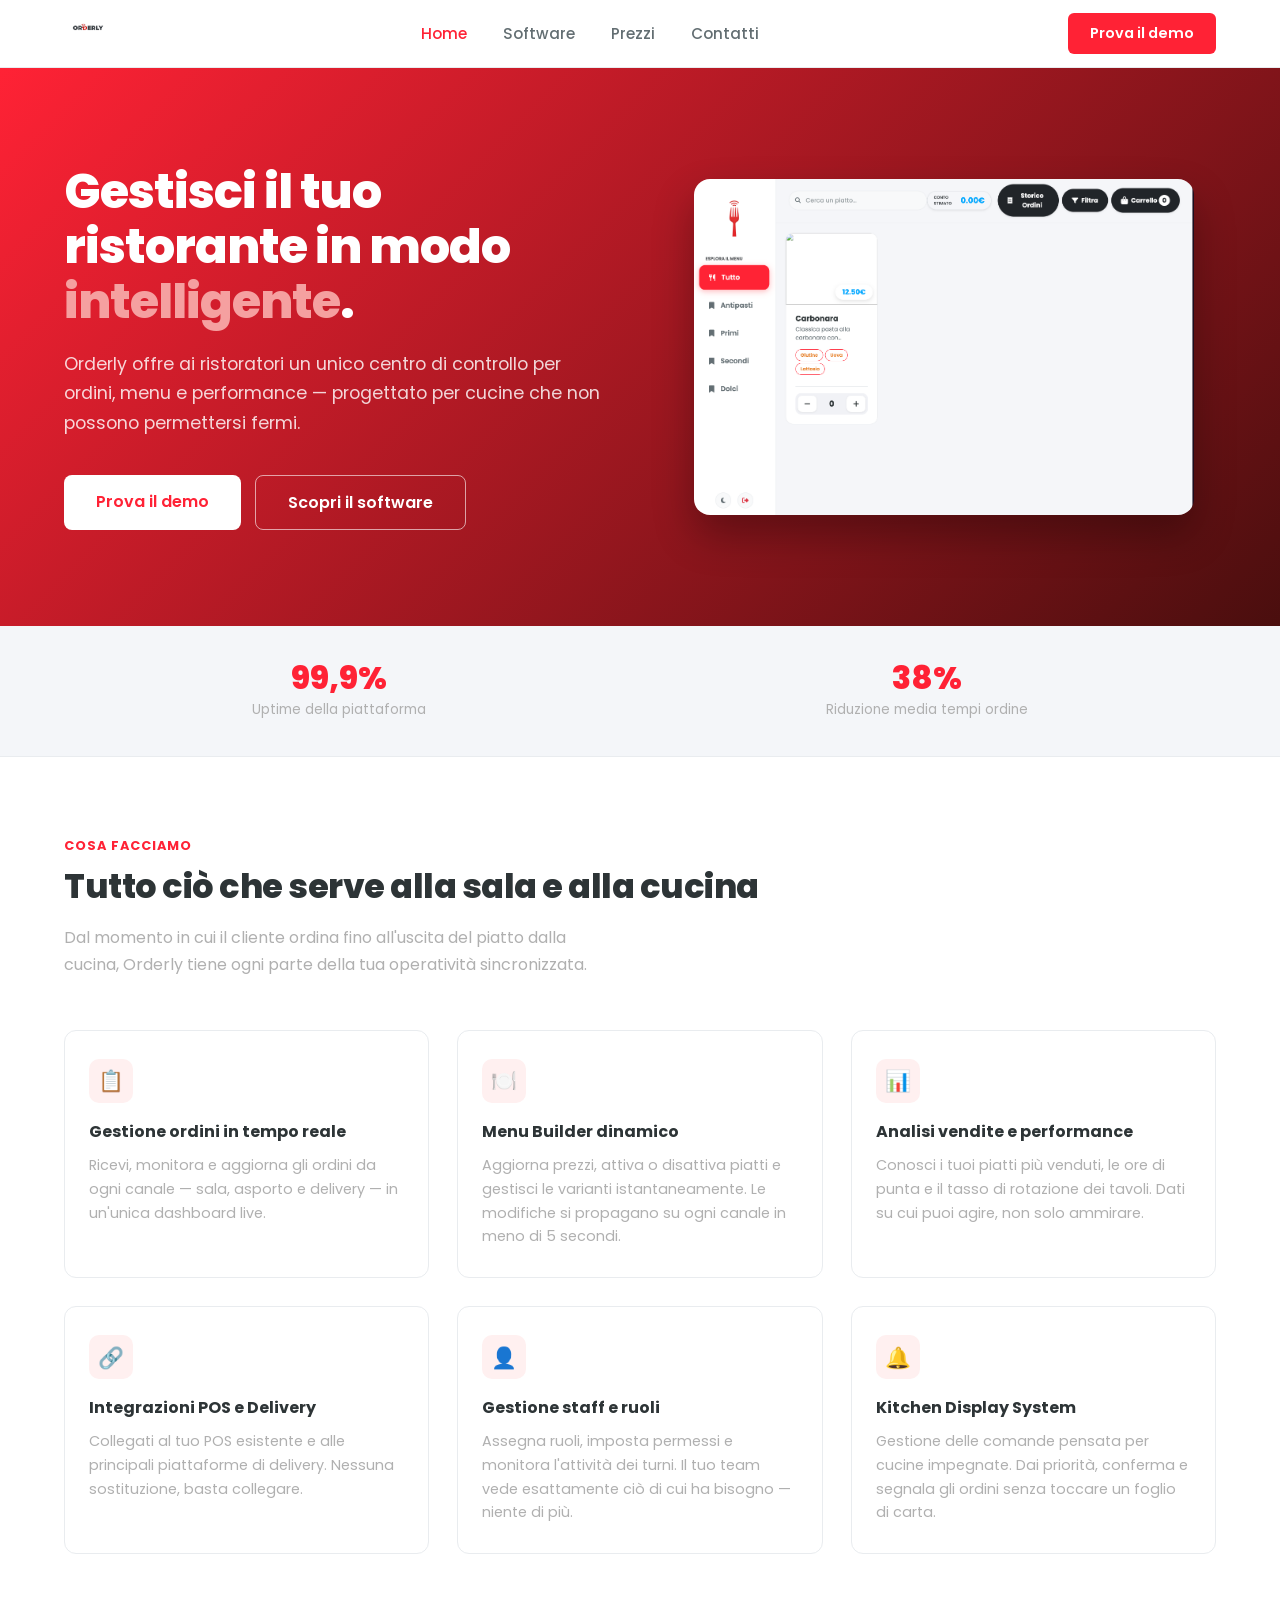
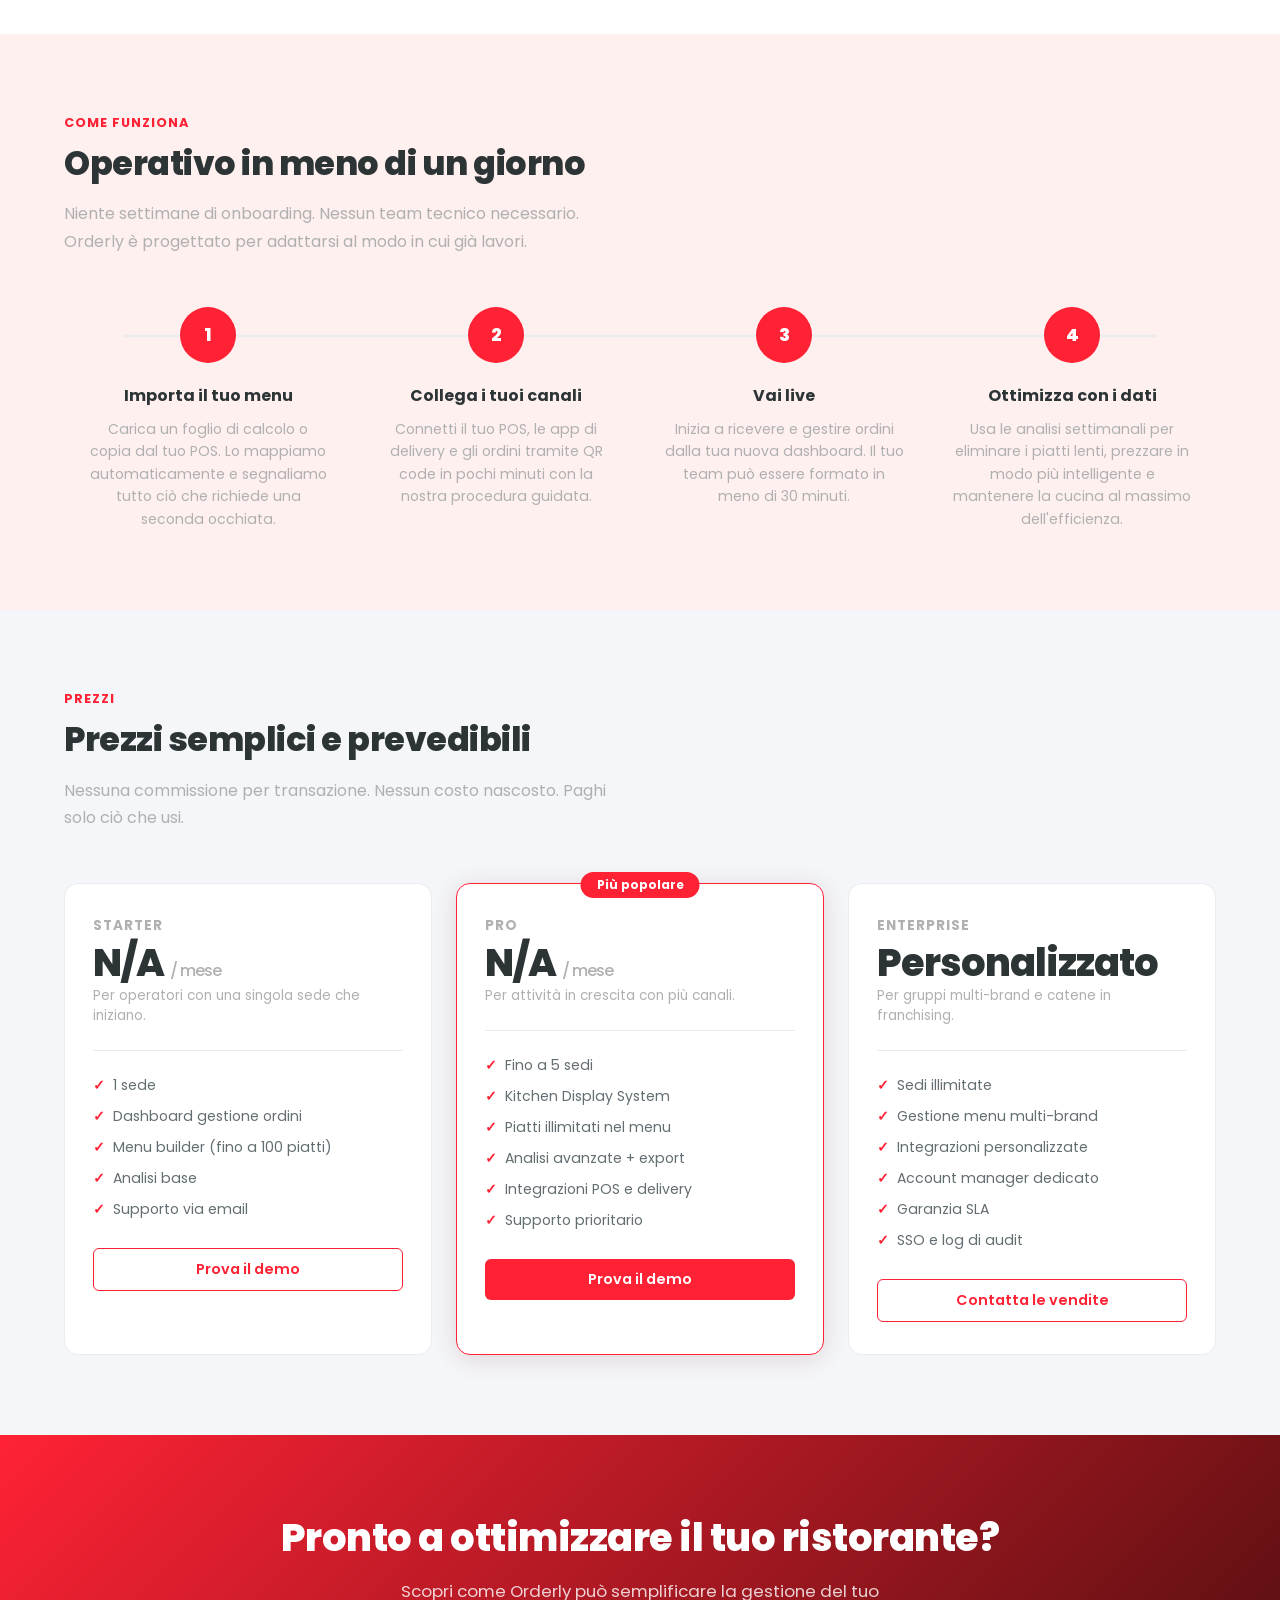
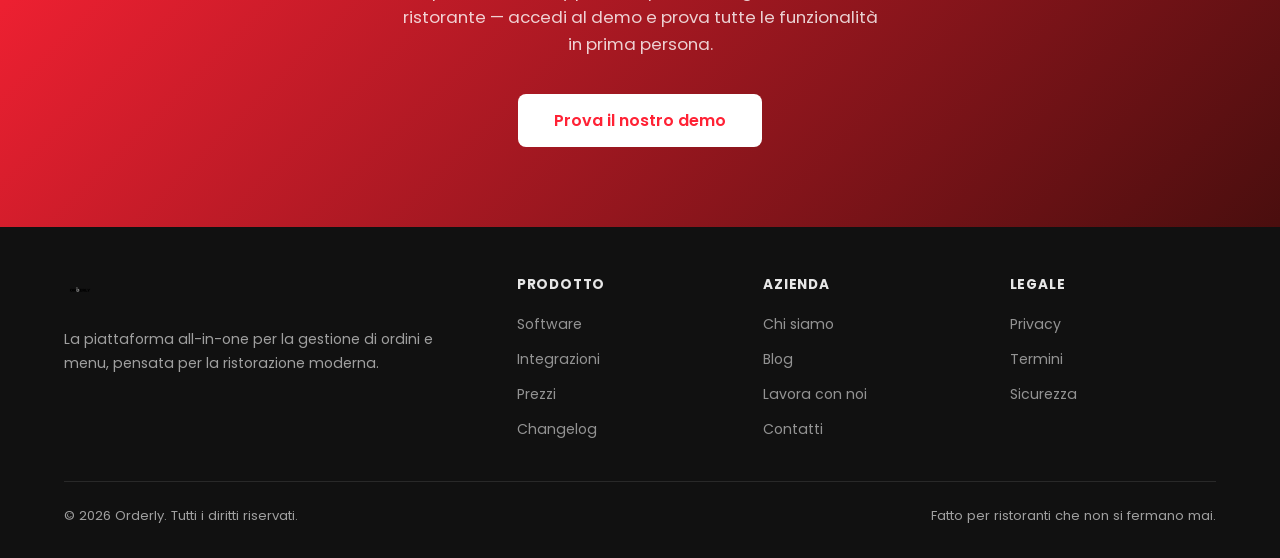
<file: landing/index.html>
<!DOCTYPE html>
<html lang="it">

<head>
  <meta charset="UTF-8" />
  <meta name="viewport" content="width=device-width, initial-scale=1.0" />
  <title>Orderly — Gestione Ordini e Menu per Ristoranti</title>
  <link rel="stylesheet" href="css/global.css" />
  <link rel="stylesheet" href="css/index.css" />
</head>

<body>

  <!-- NAV -->
  <nav>
    <a class="nav-logo" href="index.html"><img src="../imgs/logo_original.png" alt="Orderly"
        style="height: 48px; width: auto;"></a>
    <ul class="nav-links">
      <li><a href="index.html" class="active">Home</a></li>
      <li><a href="software.html">Software</a></li>
      <li><a href="pricing.html">Prezzi</a></li>
      <li><a href="contatti.html">Contatti</a></li>
    </ul>
    <div class="nav-cta">
      <a href="../index.php" class="btn btn-primary">Prova il demo</a>
    </div>
  </nav>

  <!-- HERO -->
  <section class="hero">
    <div class="hero-content">
      <h1>Gestisci il tuo ristorante in modo <em>intelligente</em>.</h1>
      <p>Orderly offre ai ristoratori un unico centro di controllo per ordini, menu e performance — progettato per
        cucine che non possono permettersi fermi.</p>
      <div class="hero-actions">
        <a href="../index.php" class="btn btn-primary btn-lg">Prova il demo</a>
        <a href="software.html" class="btn btn-outline btn-lg">Scopri il software</a>
      </div>
    </div>
    <div class="hero-visual">
      <img src="../imgs/webapp/TAVOLO%20LIGHT%20MODE.png" alt="Orderly Webapp"
        style="width:100%; max-width:500px; border-radius:16px; box-shadow:0 20px 40px rgba(0,0,0,0.3); display:block;">
    </div>
  </section>

  <!-- STATS BAR -->
  <div class="stats-bar">
    <div class="stat">
      <div class="stat-number">99,9%</div>
      <div class="stat-label">Uptime della piattaforma</div>
    </div>
    <div class="stat">
      <div class="stat-number">38%</div>
      <div class="stat-label">Riduzione media tempi ordine</div>
    </div>
  </div>

  <!-- FEATURES -->
  <section>
    <div class="section-label">Cosa facciamo</div>
    <h2 class="section-title">Tutto ciò che serve alla sala e alla cucina</h2>
    <p class="section-sub">Dal momento in cui il cliente ordina fino all'uscita del piatto dalla cucina, Orderly tiene
      ogni parte della tua operatività sincronizzata.</p>
    <div class="features-grid">
      <div class="feature-card">
        <div class="feature-icon">📋</div>
        <h3>Gestione ordini in tempo reale</h3>
        <p>Ricevi, monitora e aggiorna gli ordini da ogni canale — sala, asporto e delivery — in un'unica dashboard
          live.</p>
      </div>
      <div class="feature-card">
        <div class="feature-icon">🍽️</div>
        <h3>Menu Builder dinamico</h3>
        <p>Aggiorna prezzi, attiva o disattiva piatti e gestisci le varianti istantaneamente. Le modifiche si propagano
          su ogni canale in meno di 5 secondi.</p>
      </div>
      <div class="feature-card">
        <div class="feature-icon">📊</div>
        <h3>Analisi vendite e performance</h3>
        <p>Conosci i tuoi piatti più venduti, le ore di punta e il tasso di rotazione dei tavoli. Dati su cui puoi
          agire, non solo ammirare.</p>
      </div>
      <div class="feature-card">
        <div class="feature-icon">🔗</div>
        <h3>Integrazioni POS e Delivery</h3>
        <p>Collegati al tuo POS esistente e alle principali piattaforme di delivery. Nessuna sostituzione, basta
          collegare.</p>
      </div>
      <div class="feature-card">
        <div class="feature-icon">👤</div>
        <h3>Gestione staff e ruoli</h3>
        <p>Assegna ruoli, imposta permessi e monitora l'attività dei turni. Il tuo team vede esattamente ciò di cui ha
          bisogno — niente di più.</p>
      </div>
      <div class="feature-card">
        <div class="feature-icon">🔔</div>
        <h3>Kitchen Display System</h3>
        <p>Gestione delle comande pensata per cucine impegnate. Dai priorità, conferma e segnala gli ordini senza
          toccare un foglio di carta.</p>
      </div>
    </div>
  </section>

  <!-- HOW IT WORKS -->
  <section class="how-section">
    <div class="section-label">Come funziona</div>
    <h2 class="section-title">Operativo in meno di un giorno</h2>
    <p class="section-sub">Niente settimane di onboarding. Nessun team tecnico necessario. Orderly è progettato per
      adattarsi al modo in cui già lavori.</p>
    <div class="steps">
      <div class="step">
        <div class="step-num">1</div>
        <h3>Importa il tuo menu</h3>
        <p>Carica un foglio di calcolo o copia dal tuo POS. Lo mappiamo automaticamente e segnaliamo tutto ciò che
          richiede una seconda occhiata.</p>
      </div>
      <div class="step">
        <div class="step-num">2</div>
        <h3>Collega i tuoi canali</h3>
        <p>Connetti il tuo POS, le app di delivery e gli ordini tramite QR code in pochi minuti con la nostra procedura
          guidata.</p>
      </div>
      <div class="step">
        <div class="step-num">3</div>
        <h3>Vai live</h3>
        <p>Inizia a ricevere e gestire ordini dalla tua nuova dashboard. Il tuo team può essere formato in meno di 30
          minuti.</p>
      </div>
      <div class="step">
        <div class="step-num">4</div>
        <h3>Ottimizza con i dati</h3>
        <p>Usa le analisi settimanali per eliminare i piatti lenti, prezzare in modo più intelligente e mantenere la
          cucina al massimo dell'efficienza.</p>
      </div>
    </div>
  </section>



  <!-- PRICING -->
  <section style="background: var(--gray-light);">
    <div class="section-label">Prezzi</div>
    <h2 class="section-title">Prezzi semplici e prevedibili</h2>
    <p class="section-sub">Nessuna commissione per transazione. Nessun costo nascosto. Paghi solo ciò che usi.</p>
    <div class="pricing-grid">
      <div class="pricing-card">
        <div class="pricing-name">Starter</div>
        <div class="pricing-price">N/A <span>/ mese</span></div>
        <p class="pricing-desc">Per operatori con una singola sede che iniziano.</p>
        <ul class="pricing-features">
          <li>1 sede</li>
          <li>Dashboard gestione ordini</li>
          <li>Menu builder (fino a 100 piatti)</li>
          <li>Analisi base</li>
          <li>Supporto via email</li>
        </ul>
        <a href="#" class="btn btn-outline" style="width:100%; text-align:center; display:block;">Prova il demo</a>
      </div>
      <div class="pricing-card featured">
        <div class="pricing-badge">Più popolare</div>
        <div class="pricing-name">Pro</div>
        <div class="pricing-price">N/A <span>/ mese</span></div>
        <p class="pricing-desc">Per attività in crescita con più canali.</p>
        <ul class="pricing-features">
          <li>Fino a 5 sedi</li>
          <li>Kitchen Display System</li>
          <li>Piatti illimitati nel menu</li>
          <li>Analisi avanzate + export</li>
          <li>Integrazioni POS e delivery</li>
          <li>Supporto prioritario</li>
        </ul>
        <a href="#" class="btn btn-primary" style="width:100%; text-align:center; display:block;">Prova il demo</a>
      </div>
      <div class="pricing-card">
        <div class="pricing-name">Enterprise</div>
        <div class="pricing-price">Personalizzato</div>
        <p class="pricing-desc">Per gruppi multi-brand e catene in franchising.</p>
        <ul class="pricing-features">
          <li>Sedi illimitate</li>
          <li>Gestione menu multi-brand</li>
          <li>Integrazioni personalizzate</li>
          <li>Account manager dedicato</li>
          <li>Garanzia SLA</li>
          <li>SSO e log di audit</li>
        </ul>
        <a href="#" class="btn btn-outline" style="width:100%; text-align:center; display:block;">Contatta le
          vendite</a>
      </div>
    </div>
  </section>

  <!-- CTA -->
  <section class="cta-section">
    <h2 class="section-title">Pronto a ottimizzare il tuo ristorante?</h2>
    <p>Scopri come Orderly può semplificare la gestione del tuo ristorante — accedi al demo e prova tutte le
      funzionalità in prima persona.</p>
    <a href="../index.php" class="btn btn-primary btn-lg">Prova il nostro demo</a>
  </section>

  <!-- FOOTER -->
  <footer>
    <div class="footer-grid">
      <div class="footer-brand">
        <a class="nav-logo" href="index.html"><img src="../imgs/logo_invert.png" alt="Orderly"
            style="height: 32px; width: auto;"></a>
        <p>La piattaforma all-in-one per la gestione di ordini e menu, pensata per la ristorazione moderna.</p>
      </div>
      <div class="footer-col">
        <h4>Prodotto</h4>
        <ul>
          <li><a href="software.html">Software</a></li>
          <li><a href="#">Integrazioni</a></li>
          <li><a href="pricing.html">Prezzi</a></li>
          <li><a href="#">Changelog</a></li>
        </ul>
      </div>
      <div class="footer-col">
        <h4>Azienda</h4>
        <ul>
          <li><a href="#">Chi siamo</a></li>
          <li><a href="#">Blog</a></li>
          <li><a href="#">Lavora con noi</a></li>
          <li><a href="contatti.html">Contatti</a></li>
        </ul>
      </div>
      <div class="footer-col">
        <h4>Legale</h4>
        <ul>
          <li><a href="#">Privacy</a></li>
          <li><a href="#">Termini</a></li>
          <li><a href="#">Sicurezza</a></li>
        </ul>
      </div>
    </div>
    <div class="footer-bottom">
      <span>© 2026 Orderly. Tutti i diritti riservati.</span>
      <span>Fatto per ristoranti che non si fermano mai.</span>
    </div>
  </footer>

</body>

</html>
</file>
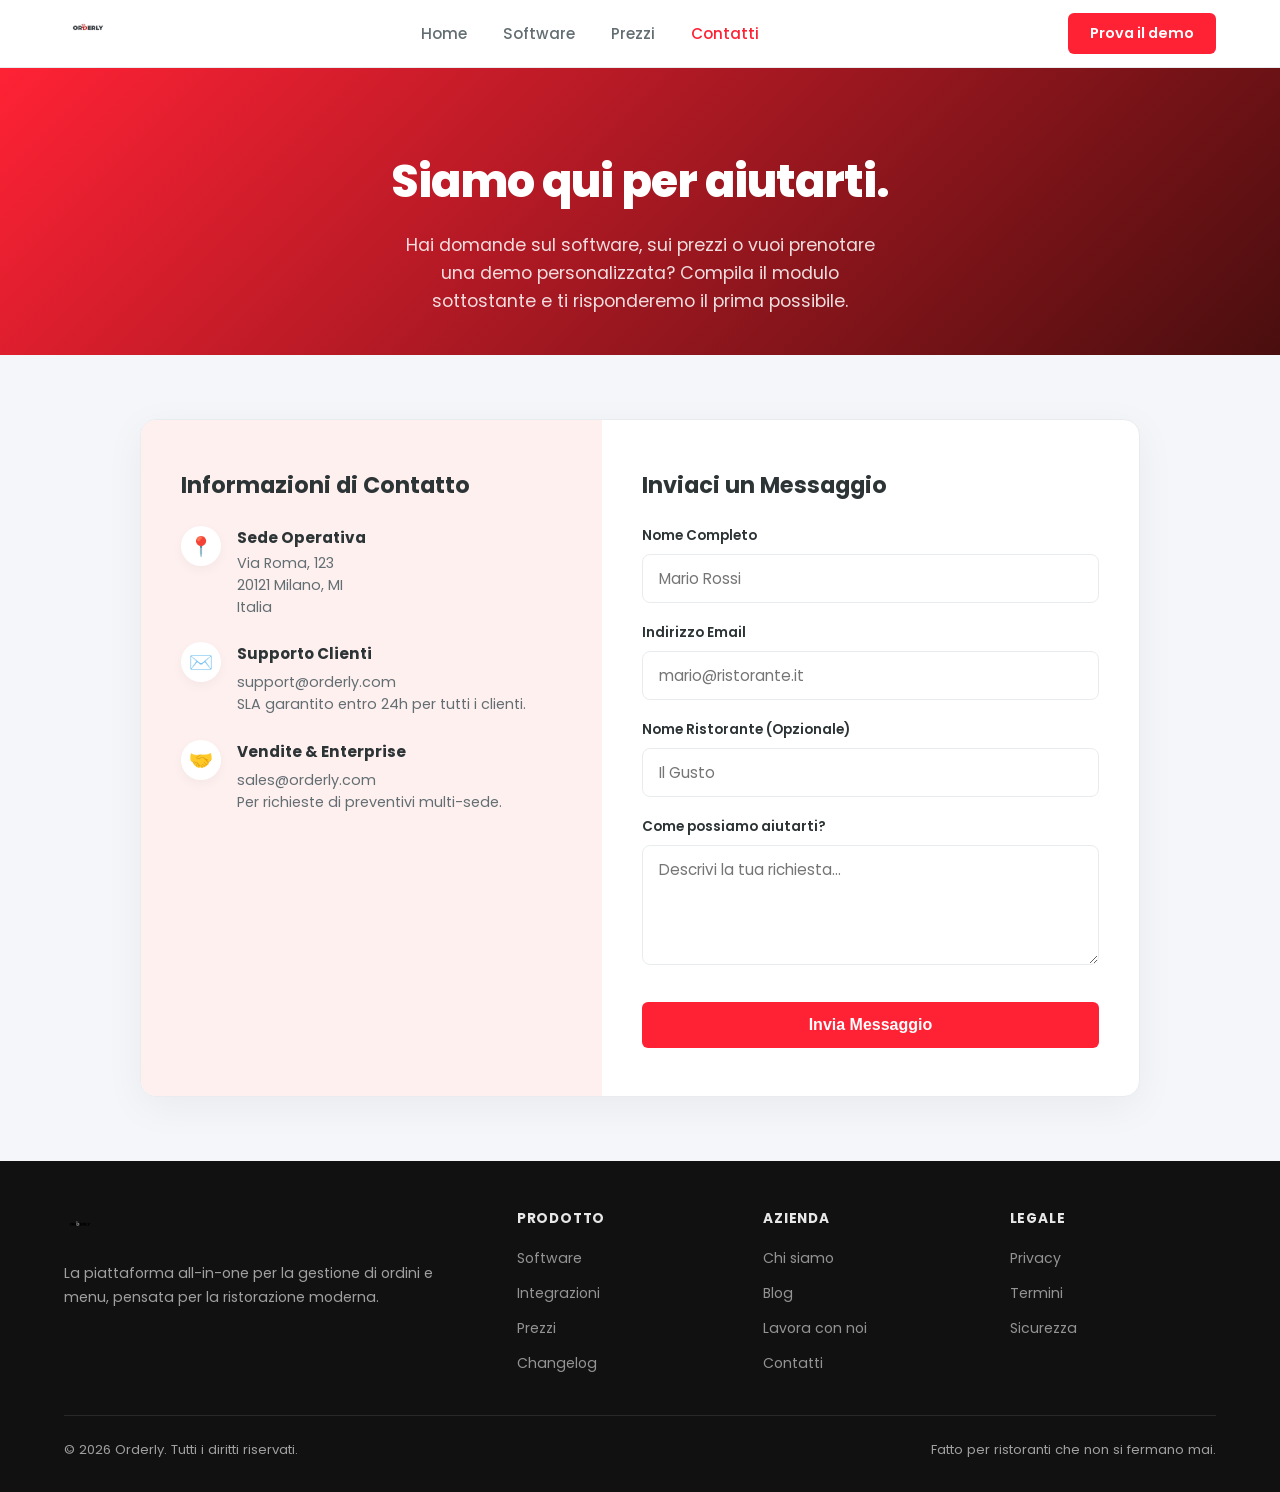
<file: landing/contatti.html>
<!DOCTYPE html>
<html lang="it">

<head>
  <meta charset="UTF-8" />
  <meta name="viewport" content="width=device-width, initial-scale=1.0" />
  <title>Contatti — Orderly</title>
  <link rel="stylesheet" href="css/global.css" />
  <link rel="stylesheet" href="css/contatti.css" />
</head>

<body>

  <!-- NAV -->
  <nav>
    <a class="nav-logo" href="index.html"><img src="../imgs/logo_original.png" alt="Orderly"
        style="height: 48px; width: auto;"></a>
    <ul class="nav-links">
      <li><a href="index.html">Home</a></li>
      <li><a href="software.html">Software</a></li>
      <li><a href="pricing.html">Prezzi</a></li>
      <li><a href="contatti.html" class="active">Contatti</a></li>
    </ul>
    <div class="nav-cta">
      <a href="/Simplified Orderly Stripped Main/index.php" class="btn btn-primary">Prova il demo</a>
    </div>
  </nav>

  <!-- HERO -->
  <div class="contact-hero">
    <h1>Siamo qui per aiutarti.</h1>
    <p>Hai domande sul software, sui prezzi o vuoi prenotare una demo personalizzata? Compila il modulo sottostante e ti
      risponderemo il prima possibile.</p>
  </div>

  <!-- CONTACT SECTION -->
  <section class="contact-section">
    <div class="contact-container">

      <!-- Informazioni -->
      <div class="contact-info">
        <h3>Informazioni di Contatto</h3>

        <div class="info-item">
          <div class="info-icon">📍</div>
          <div class="info-content">
            <h4>Sede Operativa</h4>
            <p>Via Roma, 123<br>20121 Milano, MI<br>Italia</p>
          </div>
        </div>

        <div class="info-item">
          <div class="info-icon">✉️</div>
          <div class="info-content">
            <h4>Supporto Clienti</h4>
            <a href="mailto:support@orderly.com">support@orderly.com</a>
            <p>SLA garantito entro 24h per tutti i clienti.</p>
          </div>
        </div>

        <div class="info-item">
          <div class="info-icon">🤝</div>
          <div class="info-content">
            <h4>Vendite & Enterprise</h4>
            <a href="mailto:sales@orderly.com">sales@orderly.com</a>
            <p>Per richieste di preventivi multi-sede.</p>
          </div>
        </div>

      </div>

      <!-- Modulo -->
      <div class="contact-form">
        <h3>Inviaci un Messaggio</h3>
        <form action="#" method="POST"
          onsubmit="event.preventDefault(); alert('Messaggio inviato con successo! Ti contatteremo a breve.');">

          <div class="form-group">
            <label for="name" class="form-label">Nome Completo</label>
            <input type="text" id="name" class="form-input" placeholder="Mario Rossi" required>
          </div>

          <div class="form-group">
            <label for="email" class="form-label">Indirizzo Email</label>
            <input type="email" id="email" class="form-input" placeholder="mario@ristorante.it" required>
          </div>

          <div class="form-group">
            <label for="restaurant" class="form-label">Nome Ristorante (Opzionale)</label>
            <input type="text" id="restaurant" class="form-input" placeholder="Il Gusto">
          </div>

          <div class="form-group">
            <label for="message" class="form-label">Come possiamo aiutarti?</label>
            <textarea id="message" class="form-textarea" placeholder="Descrivi la tua richiesta..." required></textarea>
          </div>

          <button type="submit" class="btn btn-primary btn-submit">Invia Messaggio</button>
        </form>
      </div>

    </div>
  </section>

  <!-- FOOTER -->
  <footer>
    <div class="footer-grid">
      <div class="footer-brand">
        <a class="nav-logo" href="index.html"><img src="../imgs/logo_invert.png" alt="Orderly"
            style="height: 32px; width: auto;"></a>
        <p>La piattaforma all-in-one per la gestione di ordini e menu, pensata per la ristorazione moderna.</p>
      </div>
      <div class="footer-col">
        <h4>Prodotto</h4>
        <ul>
          <li><a href="software.html">Software</a></li>
          <li><a href="#">Integrazioni</a></li>
          <li><a href="pricing.html">Prezzi</a></li>
          <li><a href="#">Changelog</a></li>
        </ul>
      </div>
      <div class="footer-col">
        <h4>Azienda</h4>
        <ul>
          <li><a href="#">Chi siamo</a></li>
          <li><a href="#">Blog</a></li>
          <li><a href="#">Lavora con noi</a></li>
          <li><a href="contatti.html">Contatti</a></li>
        </ul>
      </div>
      <div class="footer-col">
        <h4>Legale</h4>
        <ul>
          <li><a href="#">Privacy</a></li>
          <li><a href="#">Termini</a></li>
          <li><a href="#">Sicurezza</a></li>
        </ul>
      </div>
    </div>
    <div class="footer-bottom">
      <span>© 2026 Orderly. Tutti i diritti riservati.</span>
      <span>Fatto per ristoranti che non si fermano mai.</span>
    </div>
  </footer>

</body>

</html>
</file>
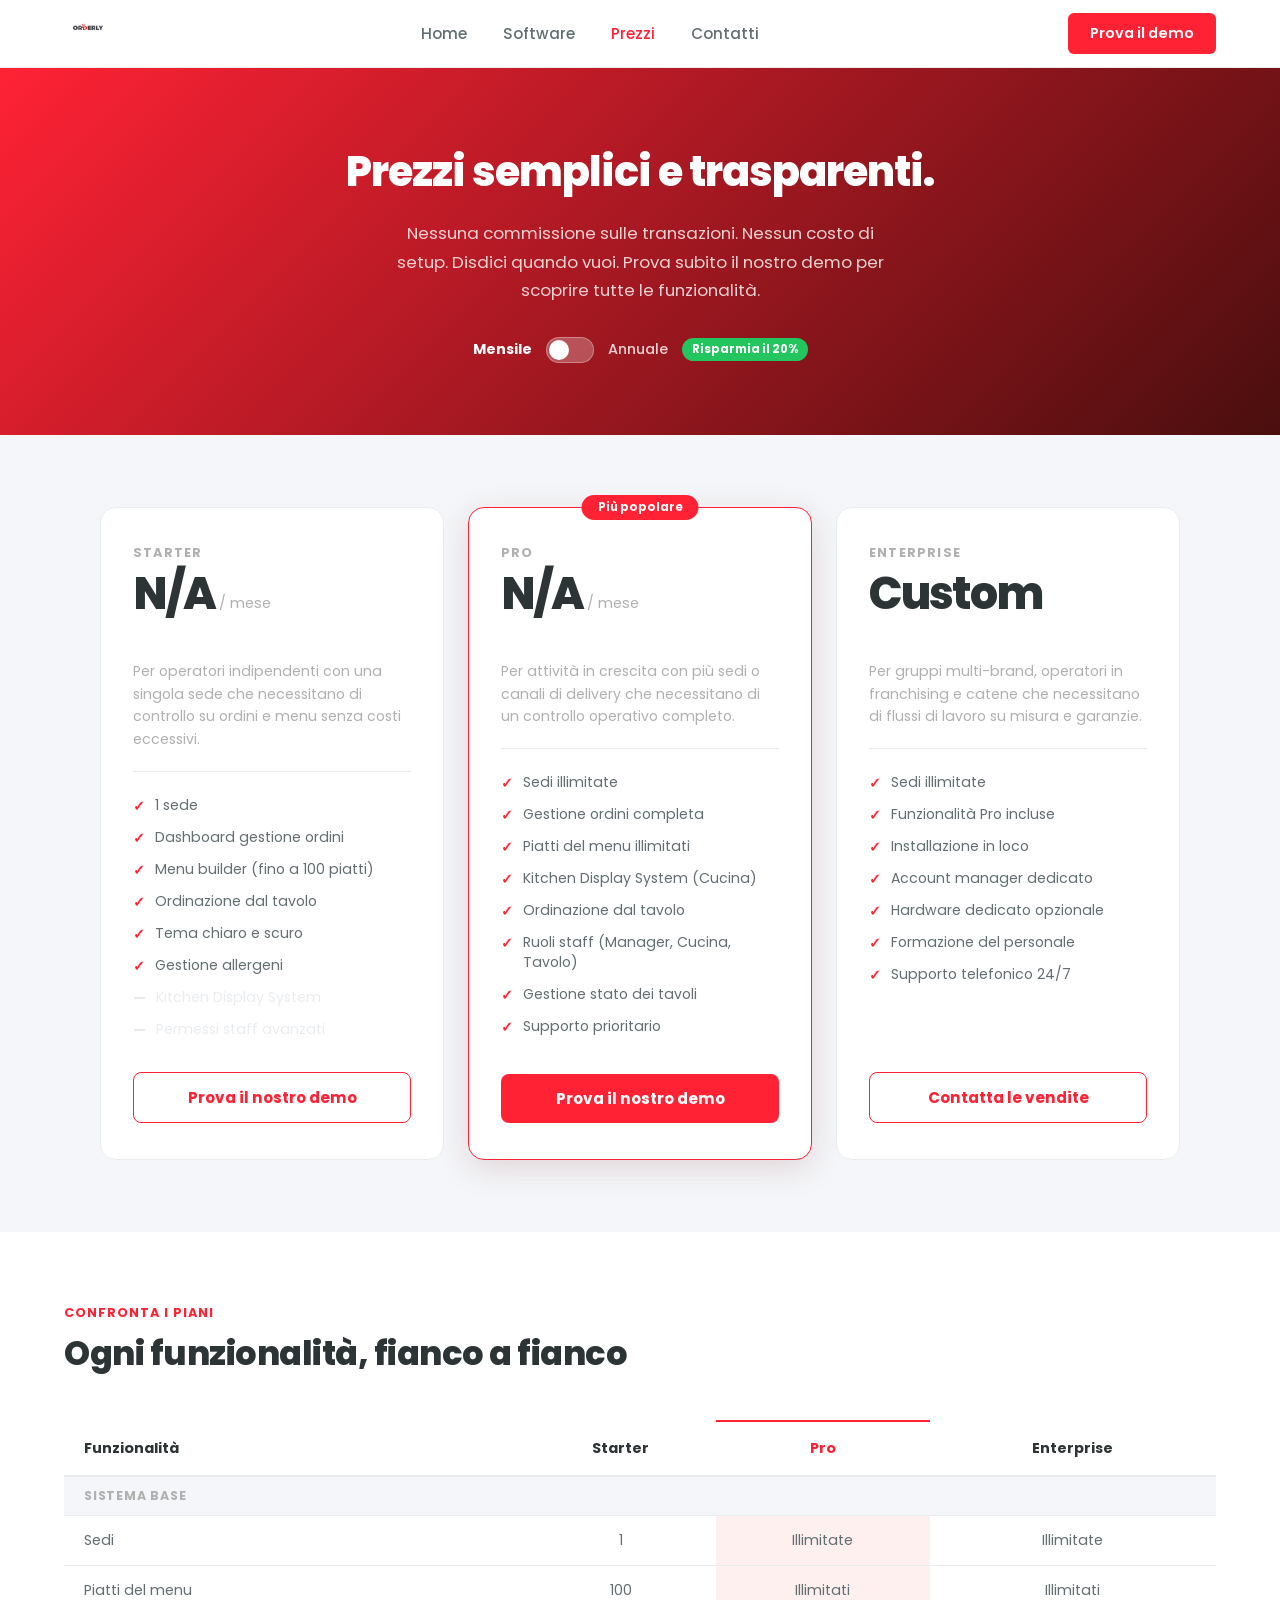
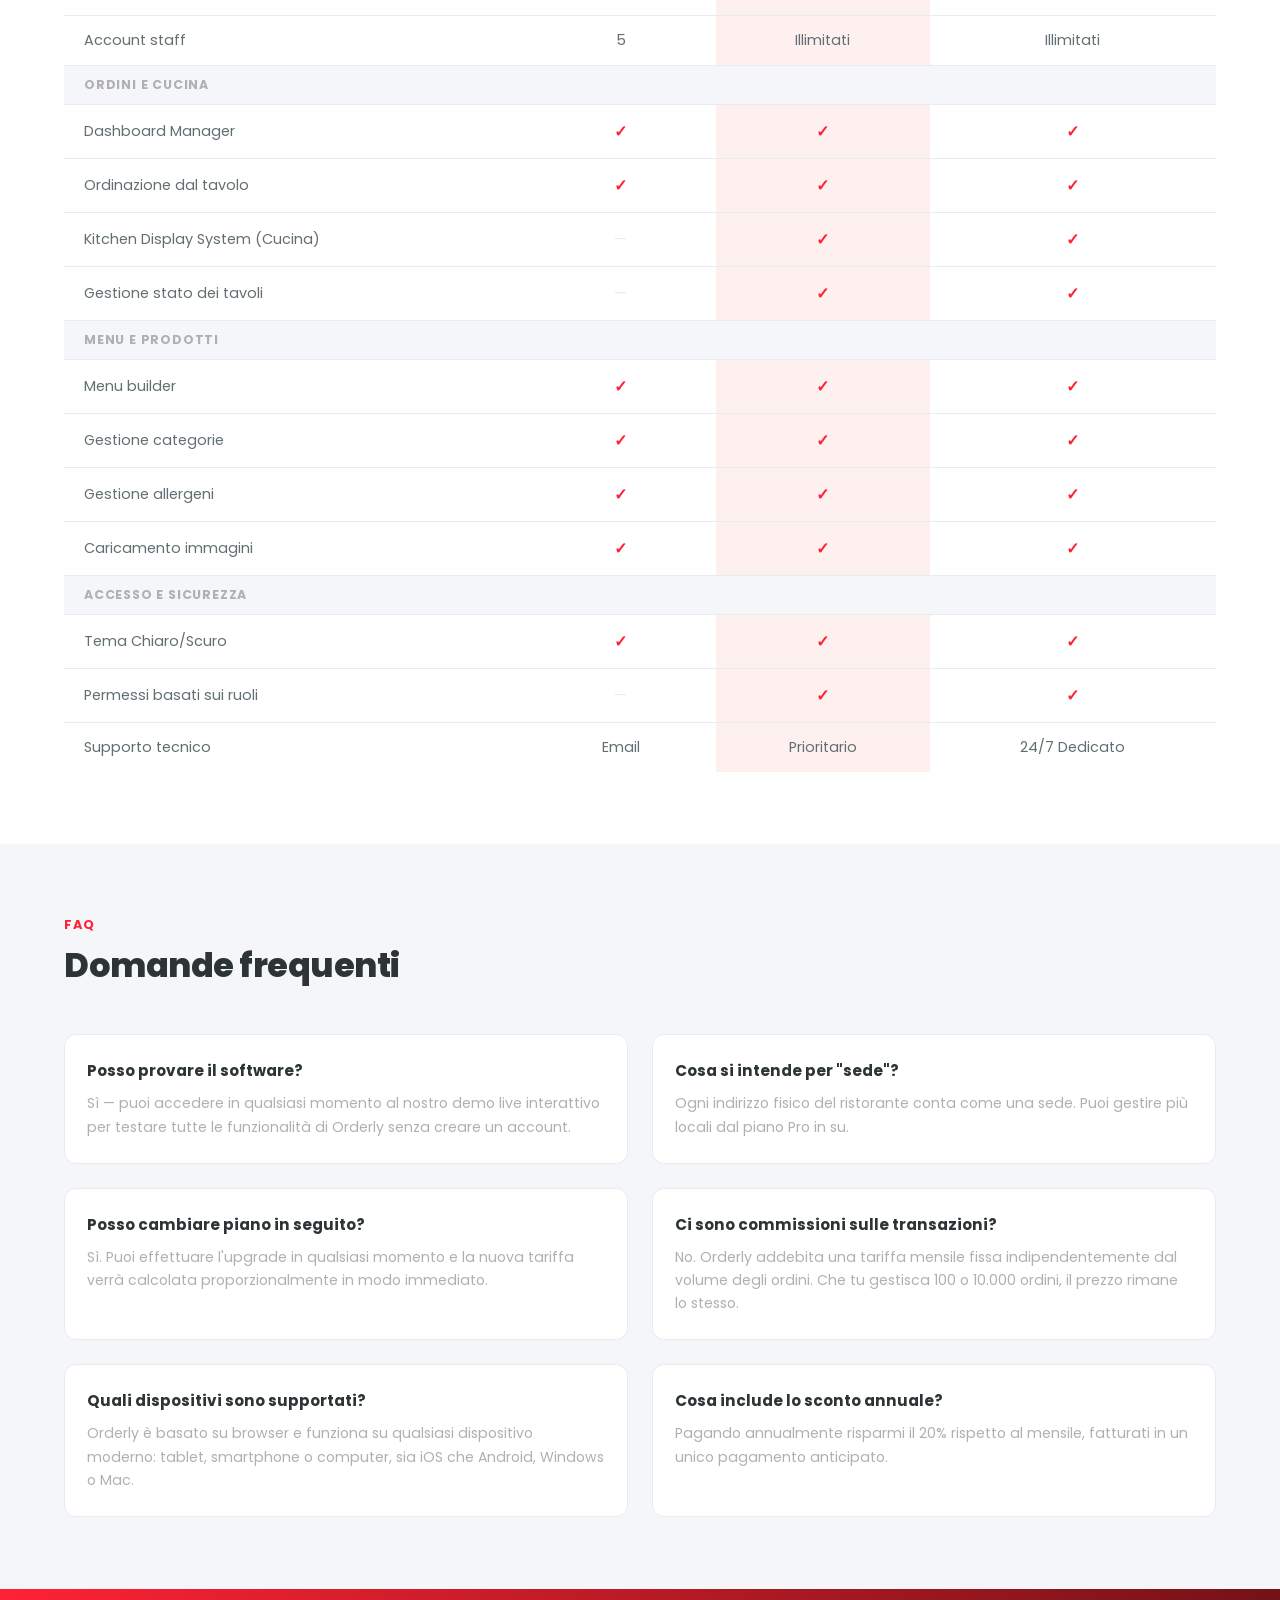
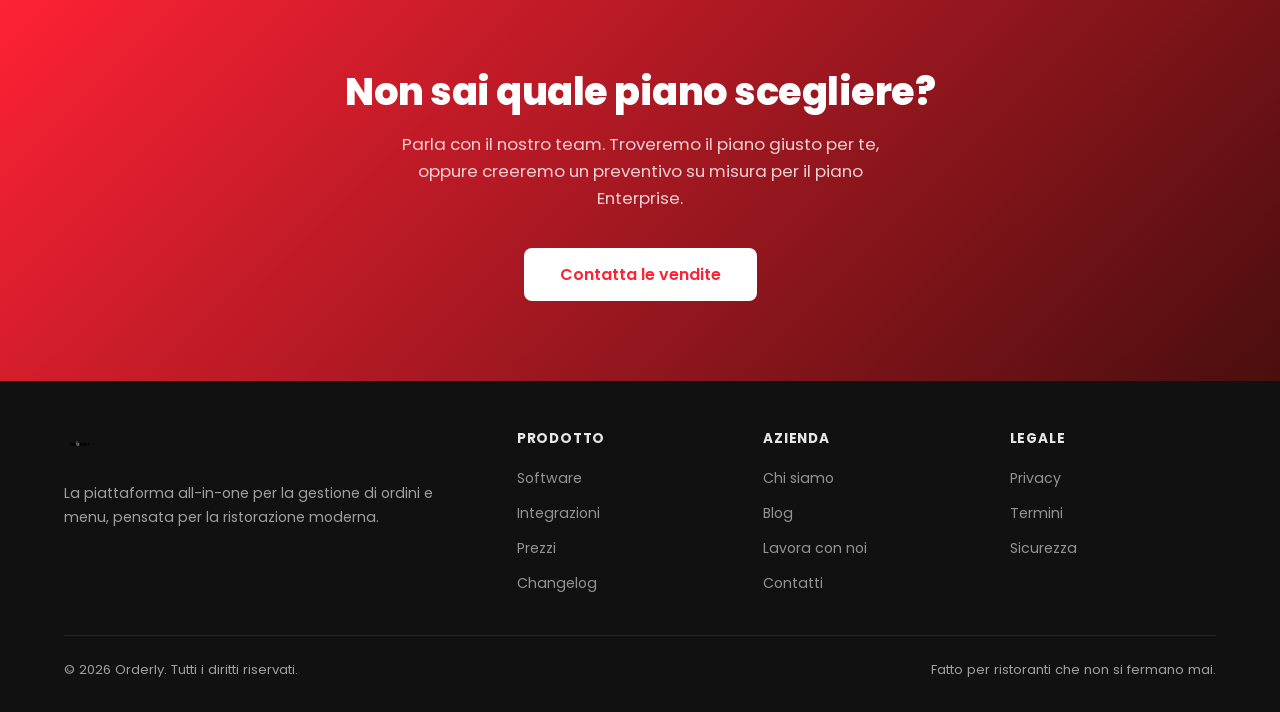
<file: landing/pricing.html>
<!DOCTYPE html>
<html lang="it">

<head>
  <meta charset="UTF-8" />
  <meta name="viewport" content="width=device-width, initial-scale=1.0" />
  <title>Prezzi — Orderly</title>
  <link rel="stylesheet" href="css/global.css" />
  <link rel="stylesheet" href="css/pricing.css" />
</head>

<body>

  <!-- NAV -->
  <nav>
    <a class="nav-logo" href="index.html"><img src="../imgs/logo_original.png" alt="Orderly"
        style="height: 48px; width: auto;"></a>
    <ul class="nav-links">
      <li><a href="index.html">Home</a></li>
      <li><a href="software.html">Software</a></li>
      <li><a href="pricing.html" class="active">Prezzi</a></li>
      <li><a href="contatti.html">Contatti</a></li>
    </ul>
    <div class="nav-cta">
      <a href="../index.php" class="btn btn-primary">Prova il demo</a>
    </div>
  </nav>

  <!-- HERO -->
  <div class="pricing-hero">
    <h1>Prezzi semplici e trasparenti.</h1>
    <p>Nessuna commissione sulle transazioni. Nessun costo di setup. Disdici quando vuoi. Prova subito il nostro demo per scoprire tutte le funzionalità.</p>
    <div class="pricing-toggle">
      <span class="toggle-label active" id="monthly-label">Mensile</span>
      <div class="toggle-switch" id="billing-toggle" onclick="toggleBilling()"></div>
      <span class="toggle-label" id="yearly-label">Annuale</span>
      <span class="save-badge">Risparmia il 20%</span>
    </div>
  </div>

  <!-- PLANS -->
  <div class="pricing-section">
    <div class="pricing-grid-full">

      <!-- Starter -->
      <div class="pricing-card-full">
        <div class="plan-name">Starter</div>
        <div class="plan-price">
          <span class="plan-price-num" id="starter-price">N/A</span>
          <span class="plan-price-period">/ mese</span>
        </div>
        <div class="plan-annual-note" id="starter-note">&nbsp;</div>
        <p class="plan-desc">Per operatori indipendenti con una singola sede che necessitano di controllo su ordini e
          menu senza costi eccessivi.</p>
        <ul class="plan-features">
          <li><span class="check">✓</span> 1 sede</li>
          <li><span class="check">✓</span> Dashboard gestione ordini</li>
          <li><span class="check">✓</span> Menu builder (fino a 100 piatti)</li>
          <li><span class="check">✓</span> Ordinazione dal tavolo</li>
          <li><span class="check">✓</span> Tema chiaro e scuro</li>
          <li><span class="check">✓</span> Gestione allergeni</li>
          <li class="disabled"><span class="cross">—</span> Kitchen Display System</li>
          <li class="disabled"><span class="cross">—</span> Permessi staff avanzati</li>
        </ul>
        <a href="#" class="plan-cta plan-cta-outline">Prova il nostro demo</a>
      </div>

      <!-- Pro -->
      <div class="pricing-card-full featured">
        <div class="plan-badge">Più popolare</div>
        <div class="plan-name">Pro</div>
        <div class="plan-price">
          <span class="plan-price-num" id="pro-price">N/A</span>
          <span class="plan-price-period">/ mese</span>
        </div>
        <div class="plan-annual-note" id="pro-note">&nbsp;</div>
        <p class="plan-desc">Per attività in crescita con più sedi o canali di delivery che necessitano di un controllo
          operativo completo.</p>
        <ul class="plan-features">
          <li><span class="check">✓</span> Sedi illimitate</li>
          <li><span class="check">✓</span> Gestione ordini completa</li>
          <li><span class="check">✓</span> Piatti del menu illimitati</li>
          <li><span class="check">✓</span> Kitchen Display System (Cucina)</li>
          <li><span class="check">✓</span> Ordinazione dal tavolo</li>
          <li><span class="check">✓</span> Ruoli staff (Manager, Cucina, Tavolo)</li>
          <li><span class="check">✓</span> Gestione stato dei tavoli</li>
          <li><span class="check">✓</span> Supporto prioritario</li>
        </ul>
        <a href="#" class="plan-cta plan-cta-primary">Prova il nostro demo</a>
      </div>

      <!-- Enterprise -->
      <div class="pricing-card-full">
        <div class="plan-name">Enterprise</div>
        <div class="plan-price">
          <span class="plan-price-num">Custom</span>
        </div>
        <div class="plan-annual-note">&nbsp;</div>
        <p class="plan-desc">Per gruppi multi-brand, operatori in franchising e catene che necessitano di flussi di
          lavoro su misura e garanzie.</p>
        <ul class="plan-features">
          <li><span class="check">✓</span> Sedi illimitate</li>
          <li><span class="check">✓</span> Funzionalità Pro incluse</li>
          <li><span class="check">✓</span> Installazione in loco</li>
          <li><span class="check">✓</span> Account manager dedicato</li>
          <li><span class="check">✓</span> Hardware dedicato opzionale</li>
          <li><span class="check">✓</span> Formazione del personale</li>
          <li><span class="check">✓</span> Supporto telefonico 24/7</li>
        </ul>
        <a href="#" class="plan-cta plan-cta-outline">Contatta le vendite</a>
      </div>

    </div>
  </div>

  <!-- COMPARE TABLE -->
  <div class="compare-section">
    <div class="section-label">Confronta i piani</div>
    <h2 class="section-title">Ogni funzionalità, fianco a fianco</h2>
    <table class="compare-table">
      <thead>
        <tr>
          <th style="width:40%">Funzionalità</th>
          <th>Starter</th>
          <th class="featured-col">Pro</th>
          <th>Enterprise</th>
        </tr>
      </thead>
      <tbody>
        <tr class="section-row">
          <td colspan="4">Sistema Base</td>
        </tr>
        <tr>
          <td>Sedi</td>
          <td>1</td>
          <td class="featured-col">Illimitate</td>
          <td>Illimitate</td>
        </tr>
        <tr>
          <td>Piatti del menu</td>
          <td>100</td>
          <td class="featured-col">Illimitati</td>
          <td>Illimitati</td>
        </tr>
        <tr>
          <td>Account staff</td>
          <td>5</td>
          <td class="featured-col">Illimitati</td>
          <td>Illimitati</td>
        </tr>

        <tr class="section-row">
          <td colspan="4">Ordini e Cucina</td>
        </tr>
        <tr>
          <td>Dashboard Manager</td>
          <td><span class="tick">✓</span></td>
          <td class="featured-col"><span class="tick">✓</span></td>
          <td><span class="tick">✓</span></td>
        </tr>
        <tr>
          <td>Ordinazione dal tavolo</td>
          <td><span class="tick">✓</span></td>
          <td class="featured-col"><span class="tick">✓</span></td>
          <td><span class="tick">✓</span></td>
        </tr>
        <tr>
          <td>Kitchen Display System (Cucina)</td>
          <td><span class="dash">—</span></td>
          <td class="featured-col"><span class="tick">✓</span></td>
          <td><span class="tick">✓</span></td>
        </tr>
        <tr>
          <td>Gestione stato dei tavoli</td>
          <td><span class="dash">—</span></td>
          <td class="featured-col"><span class="tick">✓</span></td>
          <td><span class="tick">✓</span></td>
        </tr>

        <tr class="section-row">
          <td colspan="4">Menu e Prodotti</td>
        </tr>
        <tr>
          <td>Menu builder</td>
          <td><span class="tick">✓</span></td>
          <td class="featured-col"><span class="tick">✓</span></td>
          <td><span class="tick">✓</span></td>
        </tr>
        <tr>
          <td>Gestione categorie</td>
          <td><span class="tick">✓</span></td>
          <td class="featured-col"><span class="tick">✓</span></td>
          <td><span class="tick">✓</span></td>
        </tr>
        <tr>
          <td>Gestione allergeni</td>
          <td><span class="tick">✓</span></td>
          <td class="featured-col"><span class="tick">✓</span></td>
          <td><span class="tick">✓</span></td>
        </tr>
        <tr>
          <td>Caricamento immagini</td>
          <td><span class="tick">✓</span></td>
          <td class="featured-col"><span class="tick">✓</span></td>
          <td><span class="tick">✓</span></td>
        </tr>

        <tr class="section-row">
          <td colspan="4">Accesso e Sicurezza</td>
        </tr>
        <tr>
          <td>Tema Chiaro/Scuro</td>
          <td><span class="tick">✓</span></td>
          <td class="featured-col"><span class="tick">✓</span></td>
          <td><span class="tick">✓</span></td>
        </tr>
        <tr>
          <td>Permessi basati sui ruoli</td>
          <td><span class="dash">—</span></td>
          <td class="featured-col"><span class="tick">✓</span></td>
          <td><span class="tick">✓</span></td>
        </tr>
        <tr>
          <td>Supporto tecnico</td>
          <td>Email</td>
          <td class="featured-col">Prioritario</td>
          <td>24/7 Dedicato</td>
        </tr>
      </tbody>
    </table>
  </div>

  <!-- FAQ -->
  <div class="faq-section">
    <div class="section-label">FAQ</div>
    <h2 class="section-title">Domande frequenti</h2>
    <div class="faq-grid">
      <div class="faq-item">
        <h4>Posso provare il software?</h4>
        <p>Sì — puoi accedere in qualsiasi momento al nostro demo live interattivo per testare tutte le funzionalità di Orderly senza creare un account.</p>
      </div>
      <div class="faq-item">
        <h4>Cosa si intende per "sede"?</h4>
        <p>Ogni indirizzo fisico del ristorante conta come una sede. Puoi gestire più locali dal piano Pro in su.</p>
      </div>
      <div class="faq-item">
        <h4>Posso cambiare piano in seguito?</h4>
        <p>Sì. Puoi effettuare l'upgrade in qualsiasi momento e la nuova tariffa verrà calcolata proporzionalmente in modo immediato.</p>
      </div>
      <div class="faq-item">
        <h4>Ci sono commissioni sulle transazioni?</h4>
        <p>No. Orderly addebita una tariffa mensile fissa indipendentemente dal volume degli ordini. Che tu gestisca 100 o 10.000 ordini, il prezzo rimane lo stesso.</p>
      </div>
      <div class="faq-item">
        <h4>Quali dispositivi sono supportati?</h4>
        <p>Orderly è basato su browser e funziona su qualsiasi dispositivo moderno: tablet, smartphone o computer, sia iOS che Android, Windows o Mac.</p>
      </div>
      <div class="faq-item">
        <h4>Cosa include lo sconto annuale?</h4>
        <p>Pagando annualmente risparmi il 20% rispetto al mensile, fatturati in un unico pagamento anticipato.</p>
      </div>
    </div>
  </div>

  <!-- CTA -->
  <section class="cta-section">
    <h2 class="section-title">Non sai quale piano scegliere?</h2>
    <p>Parla con il nostro team. Troveremo il piano giusto per te, oppure creeremo un preventivo su misura per il piano
      Enterprise.</p>
    <a href="../index.php" class="btn btn-primary btn-lg">Contatta le vendite</a>
  </section>

  <!-- FOOTER -->
  <footer>
    <div class="footer-grid">
      <div class="footer-brand">
        <a class="nav-logo" href="index.html"><img src="../imgs/logo_invert.png" alt="Orderly"
            style="height: 32px; width: auto;"></a>
        <p>La piattaforma all-in-one per la gestione di ordini e menu, pensata per la ristorazione moderna.</p>
      </div>
      <div class="footer-col">
        <h4>Prodotto</h4>
        <ul>
          <li><a href="software.html">Software</a></li>
          <li><a href="#">Integrazioni</a></li>
          <li><a href="pricing.html">Prezzi</a></li>
          <li><a href="#">Changelog</a></li>
        </ul>
      </div>
      <div class="footer-col">
        <h4>Azienda</h4>
        <ul>
          <li><a href="#">Chi siamo</a></li>
          <li><a href="#">Blog</a></li>
          <li><a href="#">Lavora con noi</a></li>
          <li><a href="contatti.html">Contatti</a></li>
        </ul>
      </div>
      <div class="footer-col">
        <h4>Legale</h4>
        <ul>
          <li><a href="#">Privacy</a></li>
          <li><a href="#">Termini</a></li>
          <li><a href="#">Sicurezza</a></li>
        </ul>
      </div>
    </div>
    <div class="footer-bottom">
      <span>© 2026 Orderly. Tutti i diritti riservati.</span>
      <span>Fatto per ristoranti che non si fermano mai.</span>
    </div>
  </footer>

  <script>
    let isYearly = false;

    const prices = {
      monthly: { starter: 'N/A', pro: 'N/A' },
      yearly: { starter: 'N/A', pro: 'N/A' },
    };

    function toggleBilling() {
      isYearly = !isYearly;
      const toggle = document.getElementById('billing-toggle');
      const mLabel = document.getElementById('monthly-label');
      const yLabel = document.getElementById('yearly-label');

      toggle.classList.toggle('yearly', isYearly);
      mLabel.classList.toggle('active', !isYearly);
      yLabel.classList.toggle('active', isYearly);

      const p = isYearly ? prices.yearly : prices.monthly;
      document.getElementById('starter-price').textContent = p.starter;
      document.getElementById('pro-price').textContent = p.pro;

      document.getElementById('starter-note').innerHTML = isYearly
        ? '<strong>Risparmia con l\'annuale</strong>'
        : '&nbsp;';
      document.getElementById('pro-note').innerHTML = isYearly
        ? '<strong>Risparmia con l\'annuale</strong>'
        : '&nbsp;';
    }
  </script>

</body>

</html>
</file>
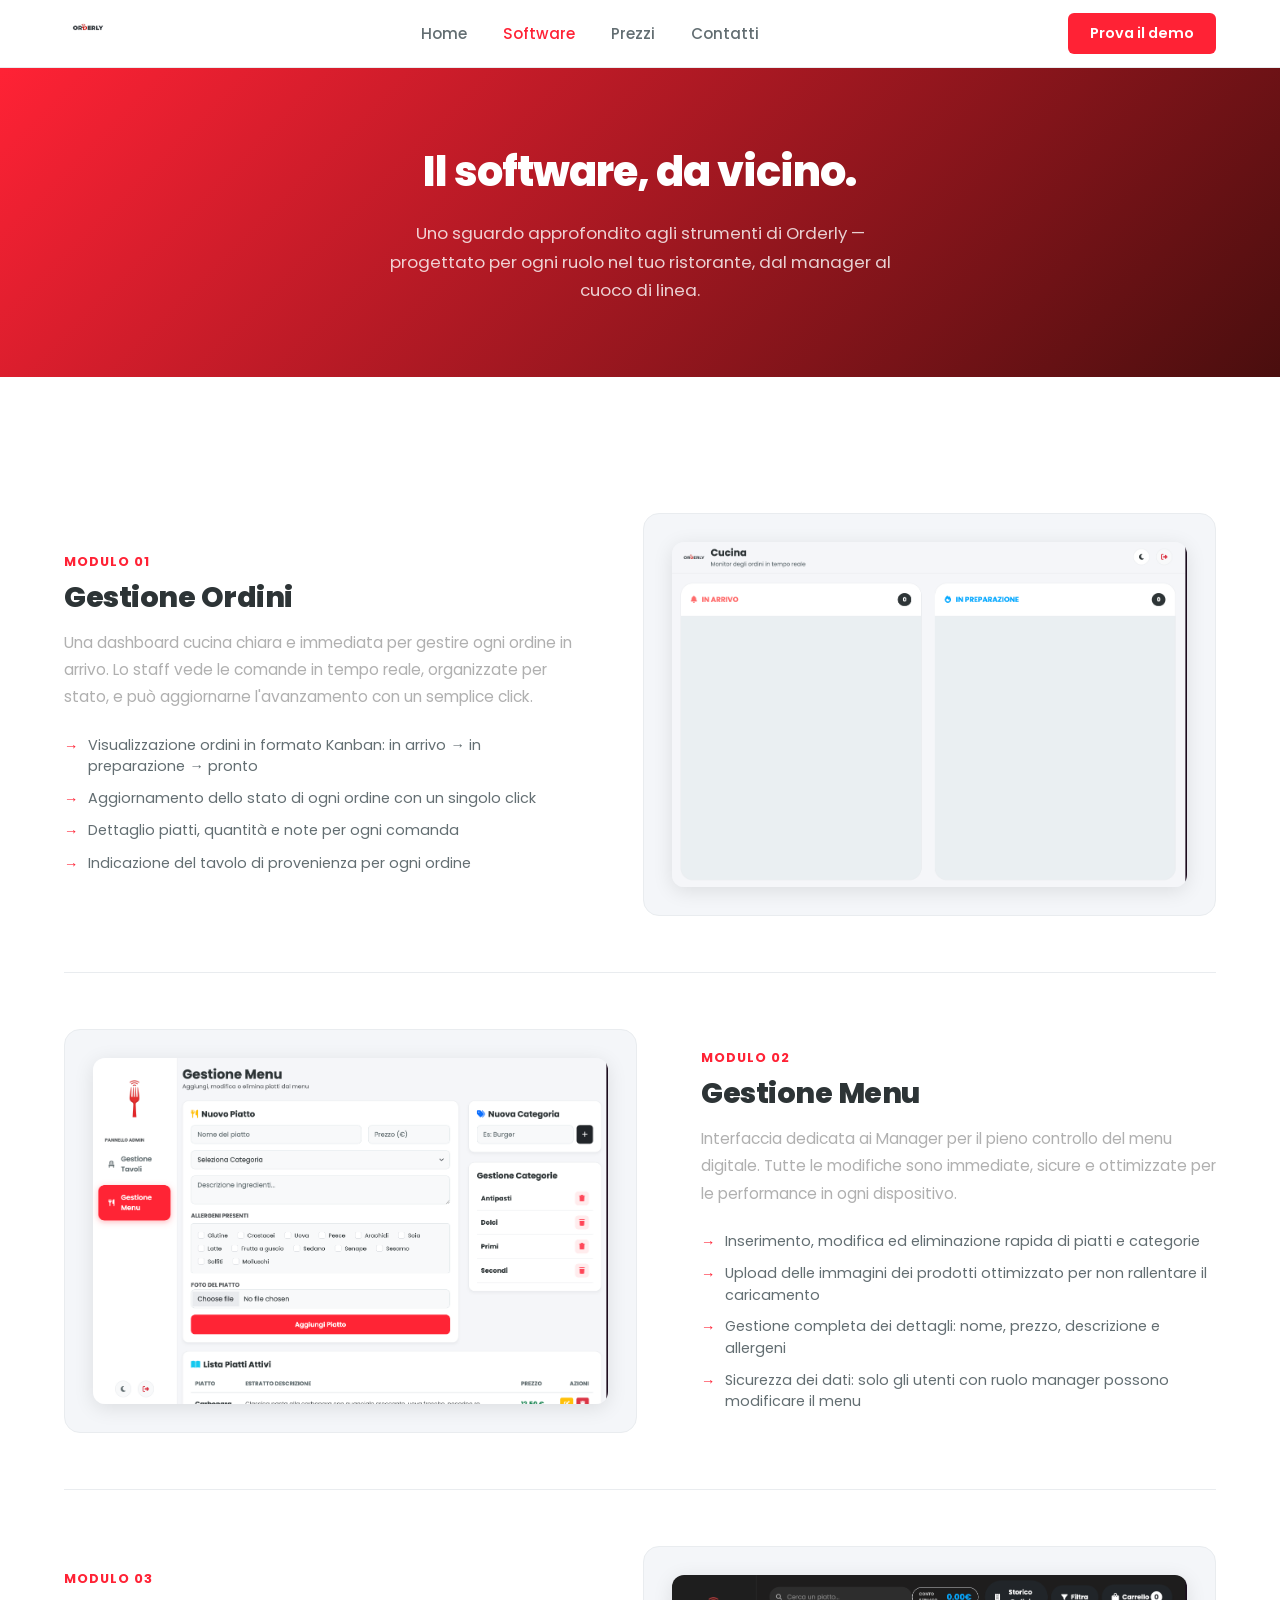
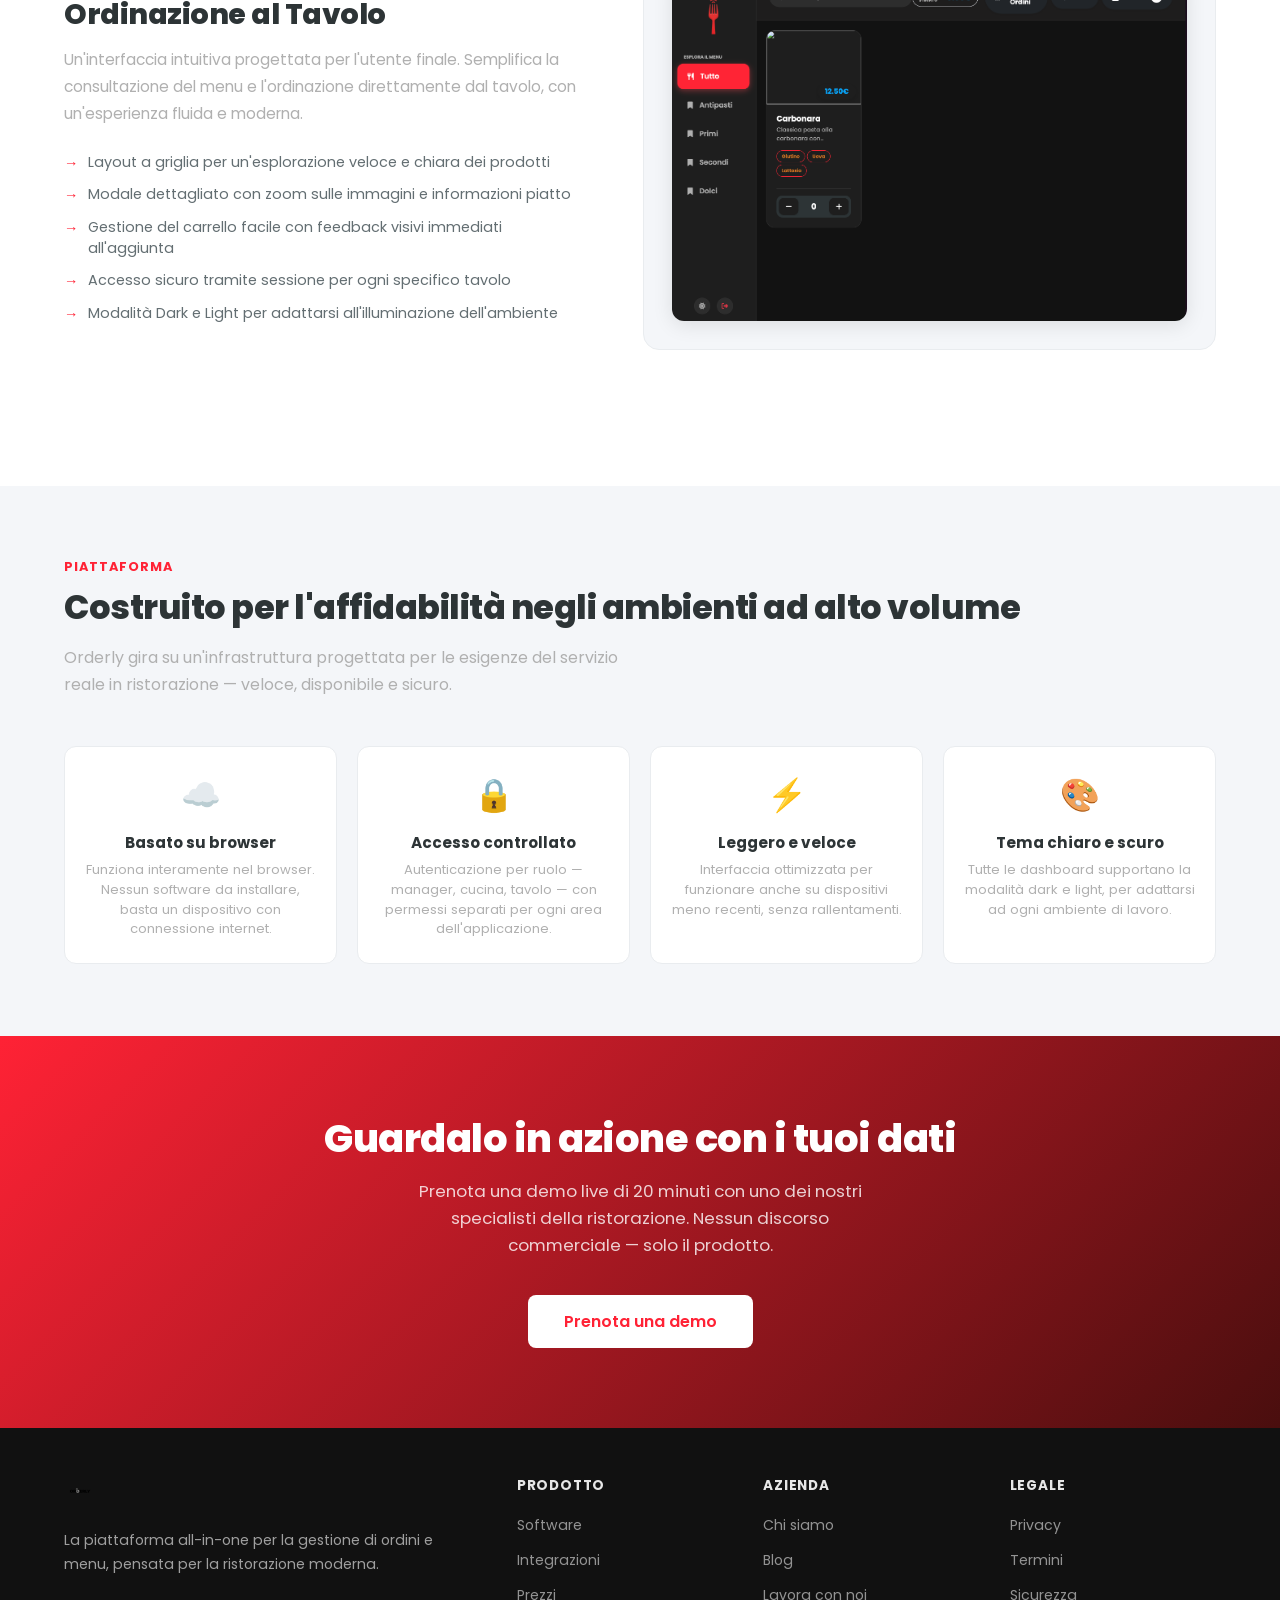
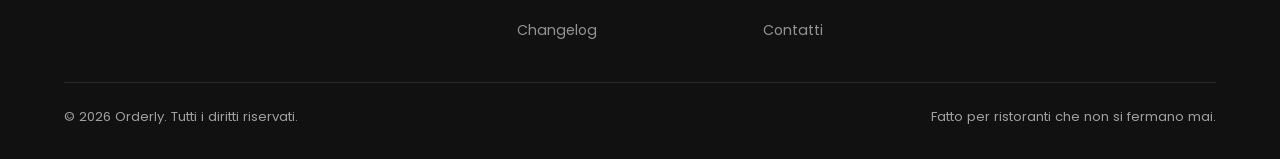
<file: landing/software.html>
<!DOCTYPE html>
<html lang="it">

<head>
  <meta charset="UTF-8" />
  <meta name="viewport" content="width=device-width, initial-scale=1.0" />
  <title>Il Software — Orderly</title>
  <link rel="stylesheet" href="css/global.css" />
  <link rel="stylesheet" href="css/software.css" />
</head>

<body>

  <!-- NAV -->
  <nav>
    <a class="nav-logo" href="index.html"><img src="../imgs/logo_original.png" alt="Orderly"
        style="height: 48px; width: auto;"></a>
    <ul class="nav-links">
      <li><a href="index.html">Home</a></li>
      <li><a href="software.html" class="active">Software</a></li>
      <li><a href="pricing.html">Prezzi</a></li>
      <li><a href="contatti.html">Contatti</a></li>
    </ul>
    <div class="nav-cta">
      <a href="../index.php" class="btn btn-primary">Prova il demo</a>
    </div>
  </nav>

  <!-- PAGE HERO -->
  <div class="page-hero">
    <h1>Il software, da vicino.</h1>
    <p>Uno sguardo approfondito agli strumenti di Orderly — progettato per ogni ruolo nel tuo ristorante, dal manager
      al cuoco di linea.</p>
  </div>

  <!-- MODULES -->
  <div class="modules-section">

    <!-- Order Management -->
    <div class="module-block">
      <div class="module-content">
        <div class="section-label">Modulo 01</div>
        <h2>Gestione Ordini</h2>
        <p>Una dashboard cucina chiara e immediata per gestire ogni ordine in arrivo. Lo staff vede le comande in tempo
          reale, organizzate per stato, e può aggiornarne l'avanzamento con un semplice click.</p>
        <ul class="feature-list">
          <li>Visualizzazione ordini in formato Kanban: in arrivo → in preparazione → pronto</li>
          <li>Aggiornamento dello stato di ogni ordine con un singolo click</li>
          <li>Dettaglio piatti, quantità e note per ogni comanda</li>
          <li>Indicazione del tavolo di provenienza per ogni ordine</li>
        </ul>
      </div>
      <div class="module-visual">
        <img src="../imgs/webapp/CUCINA.png" alt="Dashboard Gestione Ordini - Cucina"
          style="width:100%; border-radius: 12px; box-shadow: 0 4px 20px rgba(0,0,0,0.1); display: block;">
      </div>
    </div>

    <!-- Menu Builder -->
    <div class="module-block reverse">
      <div class="module-content">
        <div class="section-label">Modulo 02</div>
        <h2>Gestione Menu</h2>
        <p>Interfaccia dedicata ai Manager per il pieno controllo del menu digitale. Tutte le modifiche sono immediate,
          sicure e ottimizzate per le performance in ogni dispositivo.</p>
        <ul class="feature-list">
          <li>Inserimento, modifica ed eliminazione rapida di piatti e categorie</li>
          <li>Upload delle immagini dei prodotti ottimizzato per non rallentare il caricamento</li>
          <li>Gestione completa dei dettagli: nome, prezzo, descrizione e allergeni</li>
          <li>Sicurezza dei dati: solo gli utenti con ruolo manager possono modificare il menu</li>

        </ul>
      </div>
      <div class="module-visual">
        <img src="../imgs/webapp/Gestione%20Menu%20ADMIN.png" alt="Gestione Menu Dashboard"
          style="width:100%; border-radius: 12px; box-shadow: 0 4px 20px rgba(0,0,0,0.1); display: block;">
      </div>
    </div>

    <!-- Tavolo (Cliente) -->
    <div class="module-block">
      <div class="module-content">
        <div class="section-label">Modulo 03</div>
        <h2>Ordinazione al Tavolo</h2>
        <p>Un'interfaccia intuitiva progettata per l'utente finale. Semplifica la consultazione del menu e l'ordinazione
          direttamente dal tavolo, con un'esperienza fluida e moderna.</p>
        <ul class="feature-list">
          <li>Layout a griglia per un'esplorazione veloce e chiara dei prodotti</li>
          <li>Modale dettagliato con zoom sulle immagini e informazioni piatto</li>
          <li>Gestione del carrello facile con feedback visivi immediati all'aggiunta</li>
          <li>Accesso sicuro tramite sessione per ogni specifico tavolo</li>
          <li>Modalità Dark e Light per adattarsi all'illuminazione dell'ambiente</li>
        </ul>
      </div>
      <div class="module-visual">
        <img src="../imgs/webapp/%20TAVOLO%20DARK%20MODe.png" alt="Dashboard Tavolo - Dark Mode"
          style="width:100%; border-radius: 12px; box-shadow: 0 4px 20px rgba(0,0,0,0.1); display: block;">
      </div>
    </div>

  </div>

  <!-- TECH SPECS -->
  <section class="tech-section">
    <div class="section-label">Piattaforma</div>
    <h2 class="section-title">Costruito per l'affidabilità negli ambienti ad alto volume</h2>
    <p class="section-sub">Orderly gira su un'infrastruttura progettata per le esigenze del servizio reale in
      ristorazione — veloce, disponibile e sicuro.</p>
    <div class="tech-grid">
      <div class="tech-card">
        <div class="icon">☁️</div>
        <h4>Basato su browser</h4>
        <p>Funziona interamente nel browser. Nessun software da installare, basta un dispositivo con connessione internet.</p>
      </div>
      <div class="tech-card">
        <div class="icon">🔒</div>
        <h4>Accesso controllato</h4>
        <p>Autenticazione per ruolo — manager, cucina, tavolo — con permessi separati per ogni area dell'applicazione.</p>
      </div>
      <div class="tech-card">
        <div class="icon">⚡</div>
        <h4>Leggero e veloce</h4>
        <p>Interfaccia ottimizzata per funzionare anche su dispositivi meno recenti, senza rallentamenti.</p>
      </div>
      <div class="tech-card">
        <div class="icon">🎨</div>
        <h4>Tema chiaro e scuro</h4>
        <p>Tutte le dashboard supportano la modalità dark e light, per adattarsi ad ogni ambiente di lavoro.</p>
      </div>
    </div>
  </section>

  <!-- CTA -->
  <section class="cta-section">
    <h2 class="section-title">Guardalo in azione con i tuoi dati</h2>
    <p>Prenota una demo live di 20 minuti con uno dei nostri specialisti della ristorazione. Nessun discorso commerciale
      — solo il prodotto.</p>
    <a href="../index.php" class="btn btn-primary btn-lg">Prenota una demo</a>
  </section>

  <!-- FOOTER -->
  <footer>
    <div class="footer-grid">
      <div class="footer-brand">
        <a class="nav-logo" href="index.html"><img src="../imgs/logo_invert.png" alt="Orderly"
            style="height: 32px; width: auto;"></a>
        <p>La piattaforma all-in-one per la gestione di ordini e menu, pensata per la ristorazione moderna.</p>
      </div>
      <div class="footer-col">
        <h4>Prodotto</h4>
        <ul>
          <li><a href="software.html">Software</a></li>
          <li><a href="#">Integrazioni</a></li>
          <li><a href="pricing.html">Prezzi</a></li>
          <li><a href="#">Changelog</a></li>
        </ul>
      </div>
      <div class="footer-col">
        <h4>Azienda</h4>
        <ul>
          <li><a href="#">Chi siamo</a></li>
          <li><a href="#">Blog</a></li>
          <li><a href="#">Lavora con noi</a></li>
          <li><a href="contatti.html">Contatti</a></li>
        </ul>
      </div>
      <div class="footer-col">
        <h4>Legale</h4>
        <ul>
          <li><a href="#">Privacy</a></li>
          <li><a href="#">Termini</a></li>
          <li><a href="#">Sicurezza</a></li>
        </ul>
      </div>
    </div>
    <div class="footer-bottom">
      <span>© 2026 Orderly. Tutti i diritti riservati.</span>
      <span>Fatto per ristoranti che non si fermano mai.</span>
    </div>
  </footer>

</body>

</html>
</file>
<file: landing/css/global.css>
@import url('https://fonts.googleapis.com/css2?family=Poppins:wght@300;400;500;600;700;800&display=swap');

* {
  margin: 0;
  padding: 0;
  box-sizing: border-box;
}

:root {
  --red-dark: #ff2235;
  --red-mid: #e01a2c;
  --red-light: #ff4757;
  --red-subtle: #fff0f0;
  --white: #ffffff;
  --gray-light: #f4f6f9;
  --gray-mid: #e9ecef;
  --text-dark: #2d3436;
  --text-mid: #636e72;
  --text-light: #b0b0b0;
}

body {
  font-family: 'Poppins', sans-serif;
  color: var(--text-dark);
  background: var(--white);
}

/* NAV */
nav {
  display: flex;
  align-items: center;
  justify-content: space-between;
  padding: 0 64px;
  height: 68px;
  background: var(--white);
  border-bottom: 1px solid var(--gray-mid);
  position: sticky;
  top: 0;
  z-index: 100;
}

.nav-logo {
  font-size: 1.4rem;
  font-weight: 700;
  color: var(--red-dark);
  text-decoration: none;
  letter-spacing: -0.5px;
}

.nav-logo span {
  color: var(--text-dark);
}

.nav-links {
  display: flex;
  gap: 36px;
  list-style: none;
}

.nav-links a {
  text-decoration: none;
  color: var(--text-mid);
  font-size: 0.95rem;
  font-weight: 500;
  transition: color 0.2s;
}

.nav-links a:hover,
.nav-links a.active {
  color: var(--red-dark);
}

.nav-cta {
  display: flex;
  gap: 12px;
  align-items: center;
}

/* BUTTONS */
.btn {
  display: inline-block;
  padding: 10px 22px;
  border-radius: 6px;
  font-size: 0.9rem;
  font-weight: 600;
  text-decoration: none;
  transition: all 0.2s;
  cursor: pointer;
  border: none;
}

.btn-primary {
  background: var(--red-dark);
  color: var(--white);
}

.btn-primary:hover {
  background: var(--red-mid);
}

.btn-outline {
  background: transparent;
  color: var(--red-dark);
  border: 1.5px solid var(--red-dark);
}

.btn-outline:hover {
  background: var(--red-subtle);
}

.btn-lg {
  padding: 14px 32px;
  font-size: 1rem;
  border-radius: 8px;
}

/* SECTIONS */
section {
  padding: 80px 64px;
}

.section-label {
  font-size: 0.8rem;
  font-weight: 700;
  text-transform: uppercase;
  letter-spacing: 1px;
  color: var(--red-dark);
  margin-bottom: 12px;
}

.section-title {
  font-size: 2.1rem;
  font-weight: 800;
  letter-spacing: -0.5px;
  color: var(--text-dark);
  margin-bottom: 16px;
  line-height: 1.2;
}

.section-sub {
  font-size: 1rem;
  color: var(--text-light);
  line-height: 1.7;
  max-width: 560px;
}

/* CTA BANNER */
.cta-section {
  background: linear-gradient(135deg, var(--red-dark) 0%, #4a0e0e 100%);
  color: var(--white);
  text-align: center;
  padding: 80px 64px;
}

.cta-section .section-title {
  color: var(--white);
  font-size: 2.4rem;
}

.cta-section p {
  color: rgba(255, 255, 255, 0.8);
  font-size: 1.05rem;
  margin: 16px auto 36px;
  max-width: 480px;
  line-height: 1.6;
}

.cta-section .btn-primary {
  background: var(--white);
  color: var(--red-dark);
  font-size: 1rem;
  padding: 14px 36px;
}

.cta-section .btn-primary:hover {
  background: var(--red-subtle);
}

/* FOOTER */
footer {
  background: #111;
  color: rgba(255, 255, 255, 0.6);
  padding: 48px 64px 32px;
}

.footer-grid {
  display: grid;
  grid-template-columns: 2fr 1fr 1fr 1fr;
  gap: 40px;
  margin-bottom: 40px;
}

.footer-brand .nav-logo {
  color: rgba(255, 255, 255, 0.9);
  display: block;
  margin-bottom: 12px;
}

.footer-brand p {
  font-size: 0.88rem;
  line-height: 1.7;
}

.footer-col h4 {
  font-size: 0.85rem;
  font-weight: 700;
  color: rgba(255, 255, 255, 0.9);
  text-transform: uppercase;
  letter-spacing: 0.8px;
  margin-bottom: 16px;
}

.footer-col ul {
  list-style: none;
  display: flex;
  flex-direction: column;
  gap: 10px;
}

.footer-col ul a {
  text-decoration: none;
  color: rgba(255, 255, 255, 0.55);
  font-size: 0.88rem;
  transition: color 0.2s;
}

.footer-col ul a:hover {
  color: rgba(255, 255, 255, 0.9);
}

.footer-bottom {
  border-top: 1px solid rgba(255, 255, 255, 0.1);
  padding-top: 24px;
  font-size: 0.82rem;
  display: flex;
  justify-content: space-between;
}

@media (max-width: 900px) {
  nav {
    padding: 0 24px;
  }
  
  .nav-links {
    display: none; /* Hide nav links on mobile for simplicity, could add a hamburger menu if requested */
  }

  section {
    padding: 60px 24px;
  }
  
  .section-title {
    font-size: 1.8rem;
  }
  
  .cta-section {
    padding: 60px 24px;
  }
  
  .cta-section .section-title {
    font-size: 1.8rem;
  }

  .footer-grid {
    grid-template-columns: 1fr;
    gap: 32px;
  }
}
</file>
<file: landing/css/index.css>
/* HERO */
.hero {
  background: linear-gradient(135deg, var(--red-dark) 0%, #4a0e0e 100%);
  color: var(--white);
  padding: 96px 64px;
  display: flex;
  align-items: center;
  gap: 64px;
}

.hero-content {
  flex: 1;
  max-width: 560px;
}

.hero-badge {
  display: inline-block;
  background: rgba(255, 255, 255, 0.15);
  border: 1px solid rgba(255, 255, 255, 0.3);
  color: rgba(255, 255, 255, 0.9);
  font-size: 0.8rem;
  font-weight: 600;
  padding: 5px 14px;
  border-radius: 20px;
  margin-bottom: 24px;
  letter-spacing: 0.5px;
  text-transform: uppercase;
}

.hero h1 {
  font-size: 3rem;
  font-weight: 800;
  line-height: 1.15;
  margin-bottom: 20px;
  letter-spacing: -1px;
}

.hero h1 em {
  font-style: normal;
  color: #f5a0a0;
}

.hero p {
  font-size: 1.1rem;
  color: rgba(255, 255, 255, 0.82);
  line-height: 1.7;
  margin-bottom: 36px;
}

.hero-actions {
  display: flex;
  gap: 14px;
  flex-wrap: wrap;
}

.hero-actions .btn-primary {
  background: var(--white);
  color: var(--red-dark);
}

.hero-actions .btn-primary:hover {
  background: var(--red-subtle);
}

.hero-actions .btn-outline {
  border-color: rgba(255, 255, 255, 0.6);
  color: var(--white);
}

.hero-actions .btn-outline:hover {
  background: rgba(255, 255, 255, 0.1);
}

.hero-visual {
  flex: 1;
  display: flex;
  justify-content: center;
}

.hero-card {
  background: rgba(255, 255, 255, 0.1);
  border: 1px solid rgba(255, 255, 255, 0.2);
  border-radius: 16px;
  padding: 28px;
  width: 340px;
  backdrop-filter: blur(8px);
}

.hero-card-header {
  display: flex;
  justify-content: space-between;
  align-items: center;
  margin-bottom: 20px;
}

.hero-card-title {
  font-weight: 700;
  font-size: 1rem;
  color: var(--white);
}

.hero-card-badge {
  background: #22c55e;
  color: white;
  font-size: 0.72rem;
  padding: 3px 10px;
  border-radius: 20px;
  font-weight: 600;
}

.hero-card-order {
  background: rgba(255, 255, 255, 0.08);
  border-radius: 10px;
  padding: 14px 16px;
  margin-bottom: 10px;
  display: flex;
  justify-content: space-between;
  align-items: center;
}

.order-info {
  display: flex;
  flex-direction: column;
  gap: 3px;
}

.order-name {
  font-size: 0.88rem;
  font-weight: 600;
  color: var(--white);
}

.order-time {
  font-size: 0.75rem;
  color: rgba(255, 255, 255, 0.55);
}

.order-status {
  font-size: 0.75rem;
  font-weight: 600;
  padding: 4px 10px;
  border-radius: 12px;
}

.status-new {
  background: rgba(234, 179, 8, 0.2);
  color: #fbbf24;
}

.status-prep {
  background: rgba(59, 130, 246, 0.2);
  color: #60a5fa;
}

.status-done {
  background: rgba(34, 197, 94, 0.2);
  color: #4ade80;
}

/* STATS BAR */
.stats-bar {
  background: var(--gray-light);
  padding: 36px 64px;
  display: flex;
  justify-content: space-around;
  gap: 24px;
  border-bottom: 1px solid var(--gray-mid);
}

.stat {
  text-align: center;
}

.stat-number {
  font-size: 2rem;
  font-weight: 800;
  color: var(--red-dark);
  line-height: 1;
}

.stat-label {
  font-size: 0.85rem;
  color: var(--text-light);
  margin-top: 6px;
}

/* FEATURES */
.features-grid {
  display: grid;
  grid-template-columns: repeat(3, 1fr);
  gap: 28px;
  margin-top: 52px;
}

.feature-card {
  background: var(--white);
  border: 1px solid var(--gray-mid);
  border-radius: 12px;
  padding: 28px 24px;
  transition: box-shadow 0.2s, border-color 0.2s;
}

.feature-card:hover {
  box-shadow: 0 4px 20px rgba(122, 26, 26, 0.1);
  border-color: #d98080;
}

.feature-icon {
  width: 44px;
  height: 44px;
  background: var(--red-subtle);
  border-radius: 10px;
  display: flex;
  align-items: center;
  justify-content: center;
  margin-bottom: 16px;
  font-size: 1.3rem;
}

.feature-card h3 {
  font-size: 1rem;
  font-weight: 700;
  margin-bottom: 10px;
  color: var(--text-dark);
}

.feature-card p {
  font-size: 0.9rem;
  color: var(--text-light);
  line-height: 1.65;
}

/* HOW IT WORKS */
.how-section {
  background: var(--red-subtle);
}

.steps {
  display: flex;
  gap: 0;
  margin-top: 52px;
  position: relative;
}

.steps::before {
  content: '';
  position: absolute;
  top: 28px;
  left: 60px;
  right: 60px;
  height: 2px;
  background: var(--gray-mid);
  z-index: 0;
}

.step {
  flex: 1;
  text-align: center;
  padding: 0 24px;
  position: relative;
  z-index: 1;
}

.step-num {
  width: 56px;
  height: 56px;
  border-radius: 50%;
  background: var(--red-dark);
  color: var(--white);
  font-size: 1.1rem;
  font-weight: 800;
  display: flex;
  align-items: center;
  justify-content: center;
  margin: 0 auto 20px;
}

.step h3 {
  font-size: 1rem;
  font-weight: 700;
  margin-bottom: 10px;
}

.step p {
  font-size: 0.88rem;
  color: var(--text-light);
  line-height: 1.6;
}

/* TESTIMONIALS */
.testimonials-grid {
  display: grid;
  grid-template-columns: repeat(2, 1fr);
  gap: 24px;
  margin-top: 52px;
}

.testimonial {
  background: var(--white);
  border: 1px solid var(--gray-mid);
  border-radius: 12px;
  padding: 28px;
}

.testimonial-text {
  font-size: 0.95rem;
  color: var(--text-mid);
  line-height: 1.7;
  margin-bottom: 20px;
  font-style: italic;
}

.testimonial-author {
  display: flex;
  align-items: center;
  gap: 12px;
}

.avatar {
  width: 40px;
  height: 40px;
  border-radius: 50%;
  background: var(--red-dark);
  color: var(--white);
  display: flex;
  align-items: center;
  justify-content: center;
  font-weight: 700;
  font-size: 0.9rem;
}

.author-name {
  font-weight: 700;
  font-size: 0.9rem;
}

.author-role {
  font-size: 0.8rem;
  color: var(--text-light);
}

/* PRICING */
.pricing-grid {
  display: grid;
  grid-template-columns: repeat(3, 1fr);
  gap: 24px;
  margin-top: 52px;
}

.pricing-card {
  border: 1px solid var(--gray-mid);
  border-radius: 14px;
  padding: 32px 28px;
  background: var(--white);
  position: relative;
}

.pricing-card.featured {
  border-color: var(--red-dark);
  box-shadow: 0 4px 24px rgba(122, 26, 26, 0.15);
}

.pricing-badge {
  position: absolute;
  top: -12px;
  left: 50%;
  transform: translateX(-50%);
  background: var(--red-dark);
  color: var(--white);
  font-size: 0.75rem;
  font-weight: 700;
  padding: 4px 16px;
  border-radius: 20px;
  white-space: nowrap;
}

.pricing-name {
  font-size: 0.85rem;
  font-weight: 700;
  text-transform: uppercase;
  letter-spacing: 1px;
  color: var(--text-light);
  margin-bottom: 8px;
}

.pricing-price {
  font-size: 2.4rem;
  font-weight: 800;
  color: var(--text-dark);
  letter-spacing: -1px;
  line-height: 1;
  margin-bottom: 4px;
}

.pricing-price span {
  font-size: 1rem;
  font-weight: 500;
  color: var(--text-light);
}

.pricing-desc {
  font-size: 0.85rem;
  color: var(--text-light);
  margin-bottom: 24px;
  padding-bottom: 24px;
  border-bottom: 1px solid var(--gray-mid);
}

.pricing-features {
  list-style: none;
  margin-bottom: 28px;
  display: flex;
  flex-direction: column;
  gap: 10px;
}

.pricing-features li {
  font-size: 0.88rem;
  color: var(--text-mid);
  display: flex;
  align-items: center;
  gap: 8px;
}

.pricing-features li::before {
  content: '✓';
  color: var(--red-dark);
  font-weight: 700;
  font-size: 0.85rem;
}

@media (max-width: 900px) {
  .hero {
    flex-direction: column;
    padding: 60px 24px;
    gap: 40px;
    text-align: center;
  }

  .hero h1 {
    font-size: 2.2rem;
  }

  .hero-actions {
    justify-content: center;
  }

  .stats-bar {
    flex-direction: column;
    padding: 32px 24px;
    gap: 32px;
  }

  .features-grid {
    grid-template-columns: 1fr;
  }

  .steps {
    flex-direction: column;
    gap: 40px;
  }

  .steps::before {
    display: none;
  }

  .testimonials-grid {
    grid-template-columns: 1fr;
  }

  .pricing-grid {
    grid-template-columns: 1fr;
  }
}
</file>
<file: landing/css/contatti.css>
/* CONTACT PAGE HERO */
.contact-hero {
  background: linear-gradient(135deg, var(--red-dark) 0%, #4a0e0e 100%);
  padding: 80px 64px 40px;
  color: var(--white);
  text-align: center;
}

.contact-hero h1 {
  font-size: 2.8rem;
  font-weight: 800;
  letter-spacing: -1px;
  margin-bottom: 16px;
}

.contact-hero p {
  font-size: 1.1rem;
  color: rgba(255, 255, 255, 0.85);
  max-width: 500px;
  margin: 0 auto;
  line-height: 1.6;
}

/* CONTACT LAYOUT */
.contact-section {
  padding: 64px;
  background: var(--gray-light);
  display: flex;
  justify-content: center;
}

.contact-container {
  display: flex;
  max-width: 1000px;
  width: 100%;
  background: var(--white);
  border-radius: 16px;
  overflow: hidden;
  box-shadow: 0 10px 40px rgba(0, 0, 0, 0.05);
  border: 1px solid var(--gray-mid);
}

.contact-info {
  flex: 1;
  background: var(--red-subtle);
  padding: 48px 40px;
  display: flex;
  flex-direction: column;
}

.contact-info h3 {
  font-size: 1.4rem;
  font-weight: 700;
  color: var(--text-dark);
  margin-bottom: 24px;
}

.info-item {
  display: flex;
  align-items: flex-start;
  margin-bottom: 24px;
  gap: 16px;
}

.info-icon {
  width: 40px;
  height: 40px;
  background: var(--white);
  color: var(--red-dark);
  border-radius: 50%;
  display: flex;
  align-items: center;
  justify-content: center;
  font-size: 1.2rem;
  box-shadow: 0 4px 12px rgba(0, 0, 0, 0.04);
  flex-shrink: 0;
}

.info-content h4 {
  font-size: 0.95rem;
  font-weight: 700;
  color: var(--text-dark);
  margin-bottom: 4px;
}

.info-content p,
.info-content a {
  font-size: 0.9rem;
  color: var(--text-mid);
  text-decoration: none;
  line-height: 1.5;
}

.info-content a:hover {
  color: var(--red-dark);
}

/* CONTACT FORM */
.contact-form {
  flex: 1.2;
  padding: 48px 40px;
}

.contact-form h3 {
  font-size: 1.4rem;
  font-weight: 700;
  color: var(--text-dark);
  margin-bottom: 24px;
}

.form-group {
  margin-bottom: 20px;
}

.form-label {
  display: block;
  font-size: 0.85rem;
  font-weight: 600;
  color: var(--text-dark);
  margin-bottom: 8px;
}

.form-input,
.form-textarea {
  width: 100%;
  padding: 12px 16px;
  border: 1px solid var(--gray-mid);
  border-radius: 8px;
  font-family: inherit;
  font-size: 0.95rem;
  color: var(--text-dark);
  background: var(--white);
  transition: all 0.2s;
}

.form-input:focus,
.form-textarea:focus {
  outline: none;
  border-color: var(--red-dark);
  box-shadow: 0 0 0 3px rgba(255, 34, 53, 0.1);
}

.form-textarea {
  resize: vertical;
  min-height: 120px;
}

.btn-submit {
  width: 100%;
  padding: 14px;
  font-size: 1rem;
  margin-top: 10px;
}

@media (max-width: 900px) {
  .contact-hero {
    padding: 60px 24px 40px;
  }

  .contact-section {
    padding: 40px 24px;
  }

  .contact-container {
    flex-direction: column;
  }
}
</file>
<file: landing/css/pricing.css>
/* Pricing page extras */
    .pricing-hero {
      background: linear-gradient(135deg, var(--red-dark) 0%, #4a0e0e 100%);
      padding: 72px 64px;
      color: var(--white);
      text-align: center;
    }

    .pricing-hero h1 {
      font-size: 2.6rem;
      font-weight: 800;
      letter-spacing: -1px;
      margin-bottom: 16px;
    }

    .pricing-hero p {
      font-size: 1.05rem;
      color: rgba(255, 255, 255, 0.8);
      max-width: 500px;
      margin: 0 auto;
      line-height: 1.7;
    }

    .pricing-toggle {
      display: flex;
      align-items: center;
      justify-content: center;
      gap: 14px;
      margin-top: 32px;
    }

    .toggle-label {
      font-size: 0.9rem;
      color: rgba(255, 255, 255, 0.8);
      font-weight: 500;
    }

    .toggle-label.active {
      color: var(--white);
      font-weight: 700;
    }

    .toggle-switch {
      width: 48px;
      height: 26px;
      background: rgba(255, 255, 255, 0.25);
      border-radius: 13px;
      position: relative;
      cursor: pointer;
      border: 1px solid rgba(255, 255, 255, 0.3);
      transition: background 0.2s;
    }

    .toggle-switch::after {
      content: '';
      position: absolute;
      width: 20px;
      height: 20px;
      background: var(--white);
      border-radius: 50%;
      top: 2px;
      left: 2px;
      transition: transform 0.2s;
    }

    .toggle-switch.yearly::after {
      transform: translateX(22px);
    }

    .toggle-switch.yearly {
      background: rgba(255, 255, 255, 0.4);
    }

    .save-badge {
      background: #22c55e;
      color: white;
      font-size: 0.72rem;
      font-weight: 700;
      padding: 3px 10px;
      border-radius: 20px;
    }

    .pricing-section {
      padding: 72px 64px;
      background: var(--gray-light);
    }

    .pricing-grid-full {
      display: grid;
      grid-template-columns: repeat(3, 1fr);
      gap: 24px;
      max-width: 1080px;
      margin: 0 auto;
    }

    .pricing-card-full {
      background: var(--white);
      border: 1px solid var(--gray-mid);
      border-radius: 16px;
      padding: 36px 32px;
      position: relative;
      display: flex;
      flex-direction: column;
    }

    .pricing-card-full.featured {
      border-color: var(--red-dark);
      box-shadow: 0 8px 32px rgba(122, 26, 26, 0.15);
    }

    .plan-badge {
      position: absolute;
      top: -13px;
      left: 50%;
      transform: translateX(-50%);
      background: var(--red-dark);
      color: var(--white);
      font-size: 0.72rem;
      font-weight: 700;
      padding: 4px 16px;
      border-radius: 20px;
      white-space: nowrap;
    }

    .plan-name {
      font-size: 0.8rem;
      font-weight: 700;
      text-transform: uppercase;
      letter-spacing: 1.2px;
      color: var(--text-light);
      margin-bottom: 10px;
    }

    .plan-price {
      display: flex;
      align-items: flex-end;
      gap: 4px;
      margin-bottom: 6px;
      line-height: 1;
    }

    .plan-price-num {
      font-size: 2.8rem;
      font-weight: 800;
      color: var(--text-dark);
      letter-spacing: -2px;
    }

    .plan-price-period {
      font-size: 0.9rem;
      color: var(--text-light);
      padding-bottom: 6px;
    }

    .plan-annual-note {
      font-size: 0.78rem;
      color: var(--text-light);
      margin-bottom: 20px;
      min-height: 18px;
    }

    .plan-annual-note strong {
      color: #16a34a;
    }

    .plan-desc {
      font-size: 0.88rem;
      color: var(--text-light);
      line-height: 1.6;
      padding-bottom: 20px;
      border-bottom: 1px solid var(--gray-mid);
      margin-bottom: 24px;
    }

    .plan-features {
      list-style: none;
      display: flex;
      flex-direction: column;
      gap: 12px;
      flex: 1;
      margin-bottom: 32px;
    }

    .plan-features li {
      font-size: 0.88rem;
      color: var(--text-mid);
      display: flex;
      align-items: flex-start;
      gap: 10px;
      line-height: 1.4;
    }

    .check {
      color: var(--red-dark);
      font-weight: 700;
      flex-shrink: 0;
      font-size: 0.85rem;
      margin-top: 1px;
    }

    .cross {
      color: var(--gray-mid);
      font-weight: 700;
      flex-shrink: 0;
      font-size: 0.85rem;
      margin-top: 1px;
    }

    .plan-features li.disabled {
      color: var(--gray-mid);
    }

    .plan-cta {
      display: block;
      width: 100%;
      text-align: center;
      padding: 13px;
      border-radius: 8px;
      font-weight: 700;
      font-size: 0.95rem;
      text-decoration: none;
      transition: all 0.2s;
    }

    .plan-cta-primary {
      background: var(--red-dark);
      color: var(--white);
    }

    .plan-cta-primary:hover {
      background: var(--red-mid);
    }

    .plan-cta-outline {
      border: 1.5px solid var(--red-dark);
      color: var(--red-dark);
    }

    .plan-cta-outline:hover {
      background: var(--red-subtle);
    }

    /* Compare table */
    .compare-section {
      padding: 72px 64px;
      background: var(--white);
    }

    .compare-table {
      width: 100%;
      border-collapse: collapse;
      margin-top: 48px;
      font-size: 0.9rem;
    }

    .compare-table thead tr {
      border-bottom: 2px solid var(--gray-mid);
    }

    .compare-table th {
      padding: 16px 20px;
      text-align: left;
      font-weight: 700;
      color: var(--text-dark);
    }

    .compare-table th:not(:first-child) {
      text-align: center;
    }

    .compare-table th.featured-col {
      color: var(--red-dark);
      position: relative;
    }

    .compare-table th.featured-col::after {
      content: '';
      position: absolute;
      left: 0;
      right: 0;
      top: -2px;
      height: 2px;
      background: var(--red-dark);
    }

    .compare-table td {
      padding: 14px 20px;
      border-bottom: 1px solid var(--gray-mid);
      color: var(--text-mid);
    }

    .compare-table td:not(:first-child) {
      text-align: center;
    }

    .compare-table td.featured-col {
      background: var(--red-subtle);
    }

    .compare-table tbody tr:last-child td {
      border-bottom: none;
    }

    .compare-table tr.section-row td {
      background: var(--gray-light);
      font-weight: 700;
      font-size: 0.78rem;
      text-transform: uppercase;
      letter-spacing: 0.8px;
      color: var(--text-light);
      border-bottom: 1px solid var(--gray-mid);
      padding: 10px 20px;
    }

    .compare-table tr.section-row td.featured-col {
      background: #f0dada;
    }

    .tick {
      color: var(--red-dark);
      font-size: 1rem;
      font-weight: 700;
    }

    .dash {
      color: var(--gray-mid);
    }

    /* FAQ */
    .faq-section {
      padding: 72px 64px;
      background: var(--gray-light);
    }

    .faq-grid {
      display: grid;
      grid-template-columns: 1fr 1fr;
      gap: 24px;
      margin-top: 48px;
    }

    .faq-item {
      background: var(--white);
      border: 1px solid var(--gray-mid);
      border-radius: 12px;
      padding: 24px 22px;
    }

    .faq-item h4 {
      font-size: 0.95rem;
      font-weight: 700;
      margin-bottom: 10px;
      color: var(--text-dark);
    }

    .faq-item p {
      font-size: 0.88rem;
      color: var(--text-light);
      line-height: 1.65;
    }

    @media (max-width: 900px) {
      .pricing-hero {
        padding: 56px 24px;
      }

      .pricing-section {
        padding: 56px 24px;
      }

      .pricing-grid-full {
        grid-template-columns: 1fr;
      }

      .compare-section {
        padding: 56px 24px;
        overflow-x: auto;
      }

      .compare-table {
        min-width: 600px;
      }

      .faq-section {
        padding: 56px 24px;
      }

      .faq-grid {
        grid-template-columns: 1fr;
      }
    }
</file>
<file: landing/css/software.css>
/* SOFTWARE PAGE */
.page-hero {
  background: linear-gradient(135deg, var(--red-dark) 0%, #4a0e0e 100%);
  padding: 72px 64px;
  color: var(--white);
  text-align: center;
}

.page-hero h1 {
  font-size: 2.6rem;
  font-weight: 800;
  letter-spacing: -1px;
  margin-bottom: 16px;
}

.page-hero p {
  font-size: 1.05rem;
  color: rgba(255, 255, 255, 0.8);
  max-width: 540px;
  margin: 0 auto;
  line-height: 1.7;
}

.modules-section {
  padding: 80px 64px;
  background: var(--white);
}

.module-block {
  display: flex;
  gap: 64px;
  align-items: center;
  padding: 56px 0;
  border-bottom: 1px solid var(--gray-mid);
}

.module-block:last-child {
  border-bottom: none;
}

.module-block.reverse {
  flex-direction: row-reverse;
}

.module-content {
  flex: 1;
}

.module-content .section-label {
  margin-bottom: 8px;
}

.module-content h2 {
  font-size: 1.8rem;
  font-weight: 800;
  letter-spacing: -0.5px;
  margin-bottom: 14px;
  line-height: 1.25;
}

.module-content p {
  font-size: 0.97rem;
  color: var(--text-light);
  line-height: 1.75;
  margin-bottom: 24px;
}

.feature-list {
  list-style: none;
  display: flex;
  flex-direction: column;
  gap: 10px;
}

.feature-list li {
  font-size: 0.9rem;
  color: var(--text-mid);
  display: flex;
  align-items: flex-start;
  gap: 10px;
  line-height: 1.5;
}

.feature-list li::before {
  content: '→';
  color: var(--red-dark);
  font-weight: 700;
  flex-shrink: 0;
  margin-top: 1px;
}

.module-visual {
  flex: 1;
  background: var(--gray-light);
  border-radius: 16px;
  border: 1px solid var(--gray-mid);
  min-height: 280px;
  display: flex;
  align-items: center;
  justify-content: center;
  overflow: hidden;
  padding: 28px;
}

/* MOCK UI ELEMENTS */
.mock-orders {
  width: 100%;
  background: var(--white);
  border-radius: 12px;
  box-shadow: 0 2px 12px rgba(0, 0, 0, 0.08);
  overflow: hidden;
}

.mock-header {
  background: var(--red-dark);
  color: var(--white);
  padding: 14px 18px;
  font-weight: 700;
  font-size: 0.9rem;
  display: flex;
  justify-content: space-between;
  align-items: center;
}

.mock-header-dot {
  width: 8px;
  height: 8px;
  background: #4ade80;
  border-radius: 50%;
}

.mock-row {
  display: flex;
  justify-content: space-between;
  align-items: center;
  padding: 12px 18px;
  border-bottom: 1px solid var(--gray-mid);
  font-size: 0.85rem;
}

.mock-row:last-child {
  border-bottom: none;
}

.mock-row-label {
  font-weight: 600;
  color: var(--text-dark);
}

.mock-row-sub {
  color: var(--text-light);
  font-size: 0.78rem;
  margin-top: 2px;
}

.mock-tag {
  font-size: 0.72rem;
  font-weight: 600;
  padding: 3px 10px;
  border-radius: 12px;
}

.tag-yellow {
  background: #fef9c3;
  color: #854d0e;
}

.tag-blue {
  background: #dbeafe;
  color: #1e3a8a;
}

.tag-green {
  background: #dcfce7;
  color: #14532d;
}

.mock-menu {
  width: 100%;
  background: var(--white);
  border-radius: 12px;
  box-shadow: 0 2px 12px rgba(0, 0, 0, 0.08);
  overflow: hidden;
}

.mock-menu-item {
  display: flex;
  justify-content: space-between;
  align-items: center;
  padding: 14px 18px;
  border-bottom: 1px solid var(--gray-mid);
}

.mock-menu-item:last-child {
  border-bottom: none;
}

.mock-item-color {
  width: 36px;
  height: 36px;
  border-radius: 8px;
  background: var(--red-subtle);
  border: 1px solid #e5b0b0;
  flex-shrink: 0;
}

.mock-item-info {
  flex: 1;
  margin-left: 12px;
}

.mock-item-name {
  font-size: 0.88rem;
  font-weight: 600;
}

.mock-item-cat {
  font-size: 0.75rem;
  color: var(--text-light);
}

.mock-item-price {
  font-weight: 700;
  color: var(--red-dark);
  font-size: 0.88rem;
}

.mock-analytics {
  width: 100%;
  background: var(--white);
  border-radius: 12px;
  box-shadow: 0 2px 12px rgba(0, 0, 0, 0.08);
  padding: 20px;
}

.mock-chart-title {
  font-size: 0.85rem;
  font-weight: 700;
  margin-bottom: 16px;
  color: var(--text-dark);
}

.mock-bars {
  display: flex;
  align-items: flex-end;
  gap: 10px;
  height: 100px;
}

.mock-bar-wrap {
  flex: 1;
  display: flex;
  flex-direction: column;
  align-items: center;
  gap: 6px;
  height: 100%;
  justify-content: flex-end;
}

.mock-bar {
  width: 100%;
  background: var(--red-dark);
  border-radius: 4px 4px 0 0;
  opacity: 0.85;
}

.mock-bar-label {
  font-size: 0.68rem;
  color: var(--text-light);
}

.mock-metrics {
  display: grid;
  grid-template-columns: 1fr 1fr;
  gap: 10px;
  margin-top: 16px;
}

.mock-metric {
  background: var(--gray-light);
  border-radius: 8px;
  padding: 10px 14px;
}

.mock-metric-val {
  font-size: 1.1rem;
  font-weight: 800;
  color: var(--red-dark);
}

.mock-metric-lbl {
  font-size: 0.72rem;
  color: var(--text-light);
  margin-top: 2px;
}

/* TECH SPECS */
.tech-section {
  background: var(--gray-light);
  padding: 72px 64px;
}

.tech-grid {
  display: grid;
  grid-template-columns: repeat(4, 1fr);
  gap: 20px;
  margin-top: 48px;
}

.tech-card {
  background: var(--white);
  border: 1px solid var(--gray-mid);
  border-radius: 12px;
  padding: 24px 20px;
  text-align: center;
}

.tech-card .icon {
  font-size: 2rem;
  margin-bottom: 12px;
}

.tech-card h4 {
  font-size: 0.95rem;
  font-weight: 700;
  margin-bottom: 6px;
}

.tech-card p {
  font-size: 0.82rem;
  color: var(--text-light);
  line-height: 1.5;
}

@media (max-width: 900px) {
  .page-hero {
    padding: 60px 24px;
  }
  
  .page-hero h1 {
    font-size: 2.2rem;
  }

  .modules-section {
    padding: 60px 24px;
  }

  .module-block, 
  .module-block.reverse {
    flex-direction: column;
    gap: 40px;
  }

  .tech-section {
    padding: 60px 24px;
  }

  .tech-grid {
    grid-template-columns: 1fr;
  }
}
</file>
